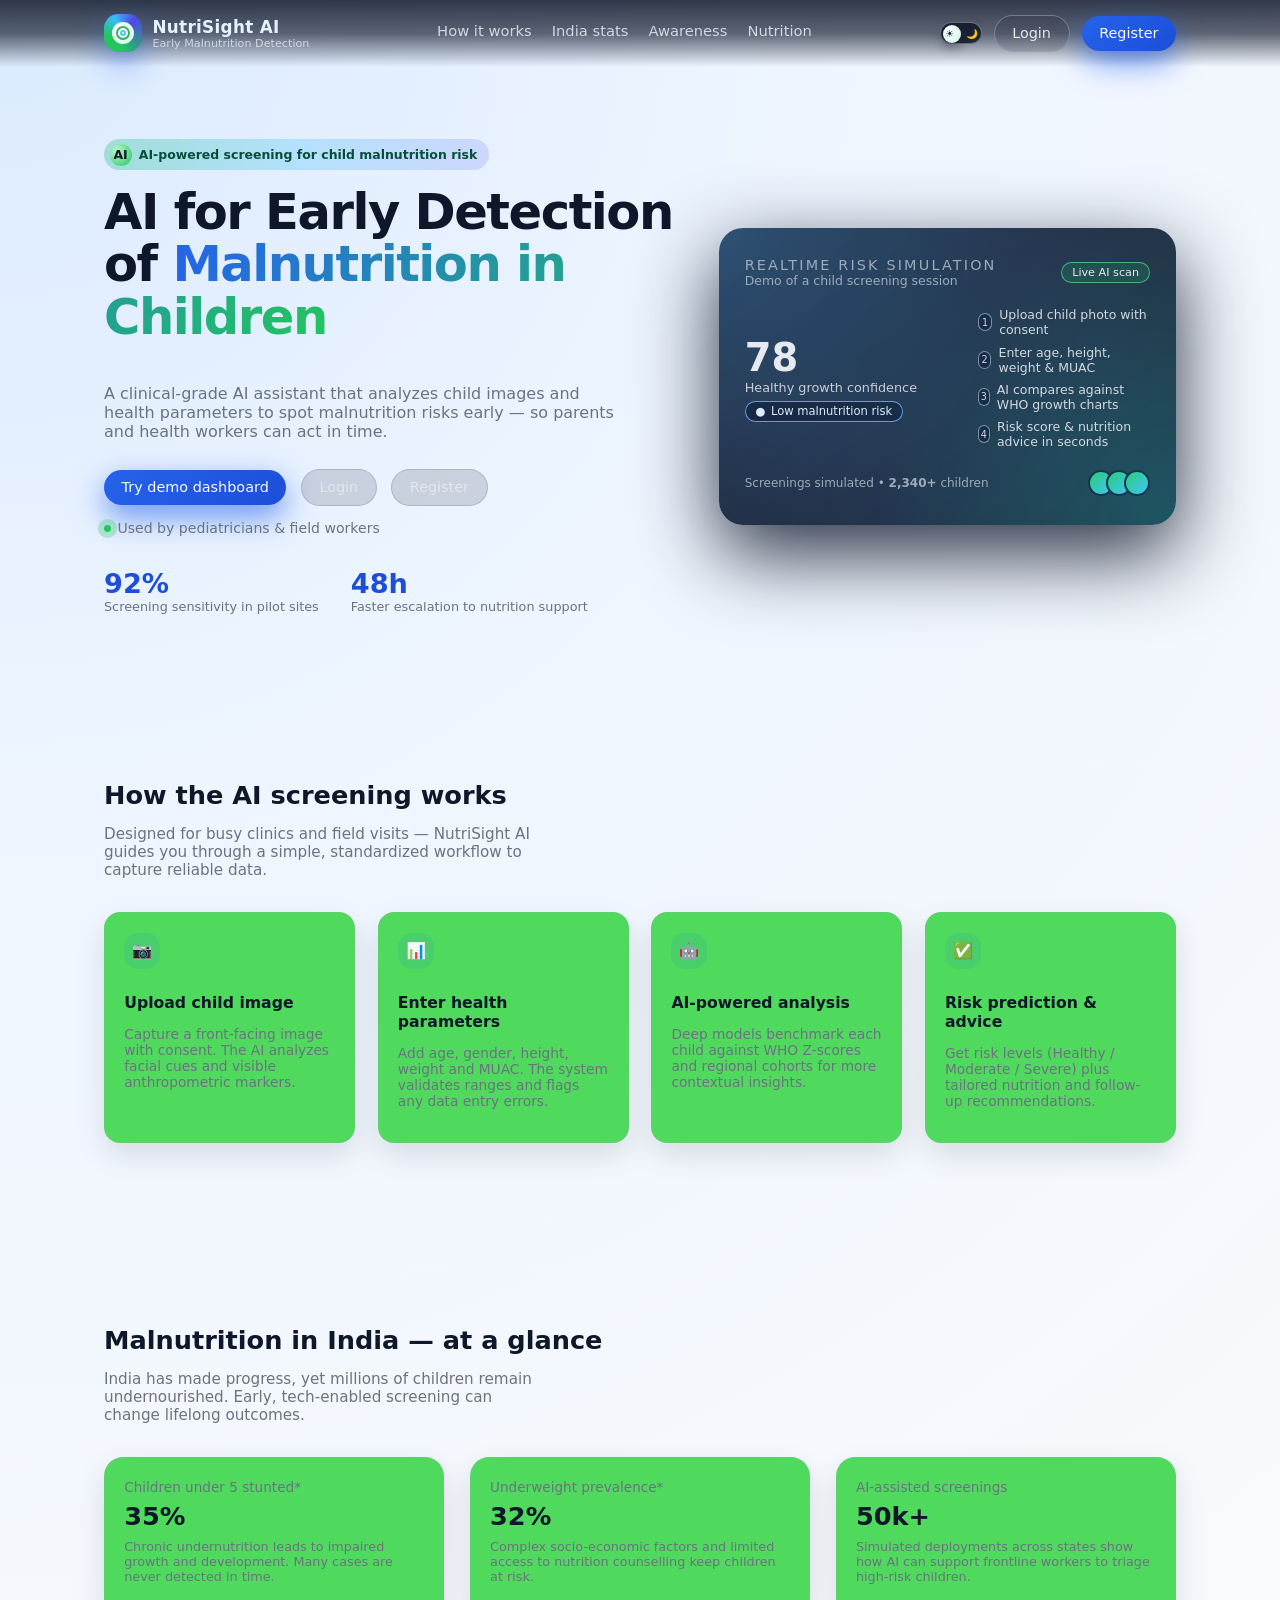
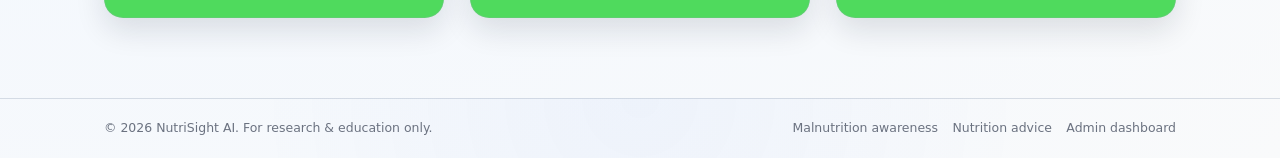
<file: index.html>
<!DOCTYPE html>
<html lang="en" data-theme="light">
  <head>
    <meta charset="UTF-8" />
    <meta name="viewport" content="width=device-width, initial-scale=1.0" />
    <title>AI for Early Detection of Malnutrition in Children</title>
    <link rel="stylesheet" href="styles.css" />
  </head>
  <body data-theme="light">
    <div class="page-wrapper">
      <header class="navbar">
        <div class="navbar-inner container">
          <a href="index.html" class="brand">
            <div class="brand-logo"><span></span></div>
            <div>
              <div class="brand-text-title">NutriSight AI</div>
              <div class="brand-text-subtitle">Early Malnutrition Detection</div>
            </div>
          </a>
          <nav class="nav-links">
            <a href="#how-it-works" class="nav-link">How it works</a>
            <a href="#statistics" class="nav-link">India stats</a>
            <a href="awareness.html" class="nav-link">Awareness</a>
            <a href="nutrition.html" class="nav-link">Nutrition</a>
          </nav>
          <div class="nav-actions">
            <div class="theme-toggle" aria-label="Toggle theme" role="button">
              <span class="theme-toggle-icon">☀</span>
              <span class="theme-toggle-icon">🌙</span>
              <span class="theme-toggle-knob"></span>
            </div>
            <a href="login.html" class="btn btn-outline">Login</a>
            <a href="register.html" class="btn btn-primary">Register</a>
            <button class="nav-toggle" aria-label="Open navigation">
              ☰
            </button>
          </div>
        </div>
        <div class="mobile-menu">
          <div class="mobile-nav-links">
            <a href="#how-it-works" class="mobile-nav-link">How it works</a>
            <a href="#statistics" class="mobile-nav-link">India stats</a>
            <a href="awareness.html" class="mobile-nav-link">Awareness</a>
            <a href="nutrition.html" class="mobile-nav-link">Nutrition</a>
            <a href="login.html" class="mobile-nav-link">Login</a>
            <a href="register.html" class="mobile-nav-link">Register</a>
          </div>
        </div>
      </header>

      <main>
        <section class="hero">
          <div class="container hero-layout">
            <div data-animate="fade-up">
              <div class="hero-kicker">
                <span class="hero-kicker-pill">AI</span>
                AI-powered screening for child malnutrition risk
              </div>
              <h1 class="hero-title">
                AI for Early Detection of
                <span>Malnutrition in Children</span>
              </h1>
              <p class="hero-subtitle">
                A clinical-grade AI assistant that analyzes child images and health parameters to
                spot malnutrition risks early — so parents and health workers can act in time.
              </p>

              <div class="hero-actions">
                <a href="dashboard.html" class="btn btn-primary">Try demo dashboard</a>
                <a href="login.html" class="btn btn-outline">Login</a>
                <a href="register.html" class="btn btn-outline">Register</a>
                <div class="hero-secondary-action">
                  <span class="hero-secondary-dot"></span>
                  <span>Used by pediatricians &amp; field workers</span>
                </div>
              </div>

              <div class="hero-metrics">
                <div>
                  <div class="metric-highlight">92%</div>
                  <div>Screening sensitivity in pilot sites</div>
                </div>
                <div>
                  <div class="metric-highlight">48h</div>
                  <div>Faster escalation to nutrition support</div>
                </div>
              </div>
            </div>

            <div data-animate="fade-up">
              <div class="hero-card">
                <div class="hero-card-orbit"></div>
                <div class="hero-card-header">
                  <div>
                    <div class="hero-card-title">Realtime risk simulation</div>
                    <div style="font-size: 0.78rem; color: #9ca3af">
                      Demo of a child screening session
                    </div>
                  </div>
                  <span class="hero-card-badge">Live AI scan</span>
                </div>
                <div class="hero-card-main">
                  <div>
                    <div class="ai-score">78</div>
                    <div class="ai-score-label">Healthy growth confidence</div>
                    <div class="ai-score-pill">
                      <span>●</span>
                      <span>Low malnutrition risk</span>
                    </div>
                  </div>
                  <div class="hero-card-steps">
                    <div class="hero-step">
                      <span class="hero-step-bullet">1</span>
                      Upload child photo with consent
                    </div>
                    <div class="hero-step">
                      <span class="hero-step-bullet">2</span>
                      Enter age, height, weight &amp; MUAC
                    </div>
                    <div class="hero-step">
                      <span class="hero-step-bullet">3</span>
                      AI compares against WHO growth charts
                    </div>
                    <div class="hero-step">
                      <span class="hero-step-bullet">4</span>
                      Risk score &amp; nutrition advice in seconds
                    </div>
                  </div>
                </div>
                <div class="hero-card-footer">
                  <div>
                    Screenings simulated •
                    <strong>2,340+</strong> children
                  </div>
                  <div class="hero-card-avatars">
                    <span class="hero-card-avatar"></span>
                    <span class="hero-card-avatar"></span>
                    <span class="hero-card-avatar"></span>
                  </div>
                </div>
              </div>
            </div>
          </div>
        </section>

        <section id="how-it-works" class="section">
          <div class="container">
            <div data-animate="fade-up">
              <h2 class="section-title">How the AI screening works</h2>
              <p class="section-subtitle">
                Designed for busy clinics and field visits — NutriSight AI guides you through a
                simple, standardized workflow to capture reliable data.
              </p>
            </div>

            <div class="process-grid">
              <article class="process-card" data-animate="fade-up">
                <div class="process-icon">📷</div>
                <h3 class="process-title">Upload child image</h3>
                <p class="process-text">
                  Capture a front-facing image with consent. The AI analyzes facial cues and visible
                  anthropometric markers.
                </p>
              </article>
              <article class="process-card" data-animate="fade-up">
                <div class="process-icon">📊</div>
                <h3 class="process-title">Enter health parameters</h3>
                <p class="process-text">
                  Add age, gender, height, weight and MUAC. The system validates ranges and flags
                  any data entry errors.
                </p>
              </article>
              <article class="process-card" data-animate="fade-up">
                <div class="process-icon">🤖</div>
                <h3 class="process-title">AI-powered analysis</h3>
                <p class="process-text">
                  Deep models benchmark each child against WHO Z-scores and regional cohorts for
                  more contextual insights.
                </p>
              </article>
              <article class="process-card" data-animate="fade-up">
                <div class="process-icon">✅</div>
                <h3 class="process-title">Risk prediction &amp; advice</h3>
                <p class="process-text">
                  Get risk levels (Healthy / Moderate / Severe) plus tailored nutrition and follow-up
                  recommendations.
                </p>
              </article>
            </div>
          </div>
        </section>

        <section id="statistics" class="section">
          <div class="container">
            <div data-animate="fade-up">
              <h2 class="section-title">Malnutrition in India — at a glance</h2>
              <p class="section-subtitle">
                India has made progress, yet millions of children remain undernourished. Early,
                tech-enabled screening can change lifelong outcomes.
              </p>
            </div>

            <div class="stats-grid">
              <article class="stat-card" data-animate="fade-up">
                <div class="stat-label">Children under 5 stunted*</div>
                <div class="stat-value">35%</div>
                <p class="stat-footnote">
                  Chronic undernutrition leads to impaired growth and development. Many cases are
                  never detected in time.
                </p>
              </article>
              <article class="stat-card" data-animate="fade-up">
                <div class="stat-label">Underweight prevalence*</div>
                <div class="stat-value">32%</div>
                <p class="stat-footnote">
                  Complex socio-economic factors and limited access to nutrition counselling keep
                  children at risk.
                </p>
              </article>
              <article class="stat-card" data-animate="fade-up">
                <div class="stat-label">AI-assisted screenings</div>
                <div class="stat-value">50k+</div>
                <p class="stat-footnote">
                  Simulated deployments across states show how AI can support frontline workers to
                  triage high-risk children.
                </p>
              </article>
            </div>
          </div>
        </section>
      </main>

      <footer class="footer">
        <div class="container footer-inner">
          <div>© 2026 NutriSight AI. For research &amp; education only.</div>
          <div class="footer-links">
            <a href="awareness.html" class="footer-link">Malnutrition awareness</a>
            <a href="nutrition.html" class="footer-link">Nutrition advice</a>
            <a href="admin.html" class="footer-link">Admin dashboard</a>
          </div>
        </div>
      </footer>
    </div>

    <script src="main.js"></script>
  </body>
</html>
</file>
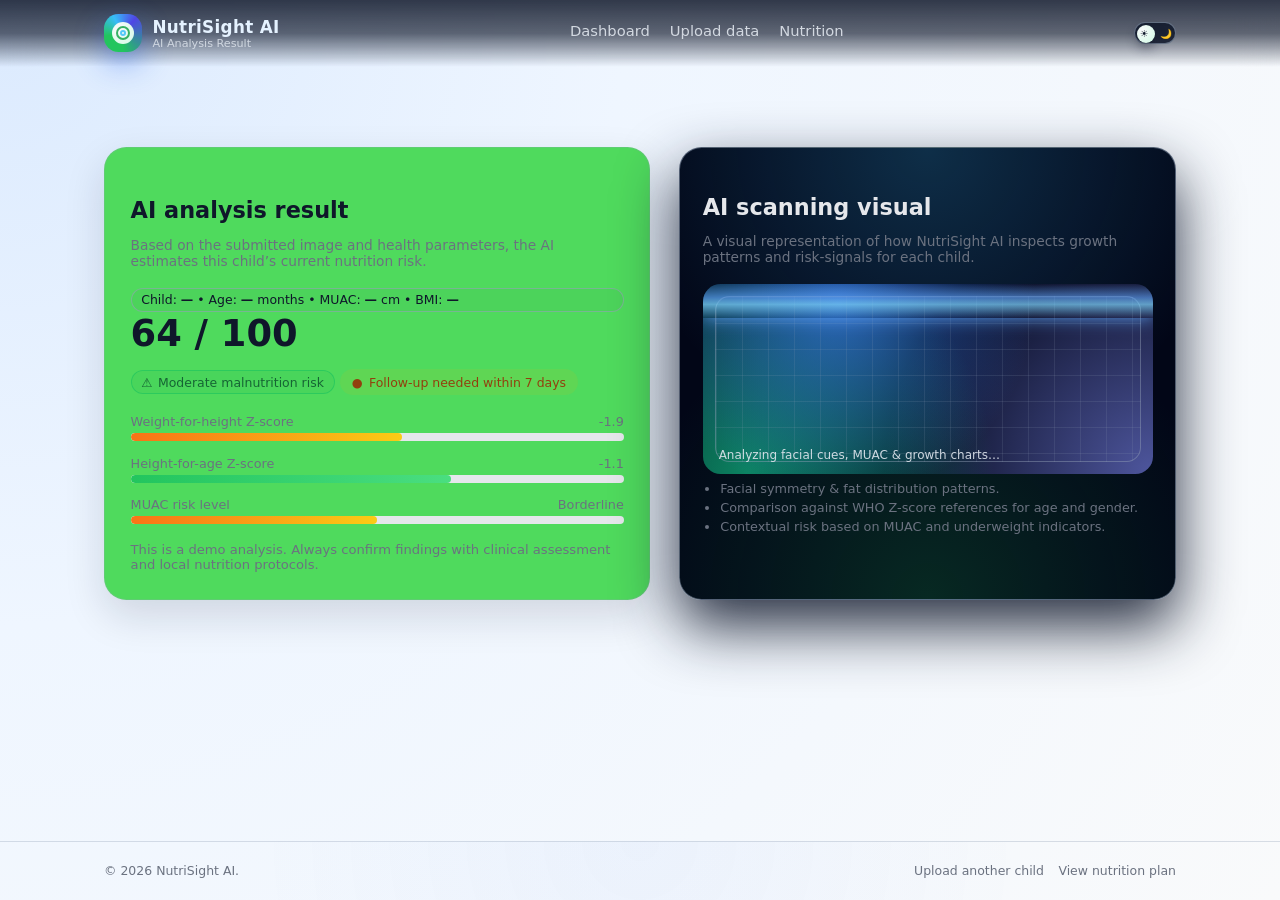
<file: analysis.html>
<!DOCTYPE html>
<html lang="en" data-theme="light">
  <head>
    <meta charset="UTF-8" />
    <meta name="viewport" content="width=device-width, initial-scale=1.0" />
    <title>AI Analysis Result • NutriSight AI</title>
    <link rel="stylesheet" href="styles.css" />
  </head>
  <body data-theme="light">
    <div class="page-wrapper">
      <header class="navbar">
        <div class="navbar-inner container">
          <a href="index.html" class="brand">
            <div class="brand-logo"><span></span></div>
            <div>
              <div class="brand-text-title">NutriSight AI</div>
              <div class="brand-text-subtitle">AI Analysis Result</div>
            </div>
          </a>
          <nav class="nav-links">
            <a href="dashboard.html" class="nav-link">Dashboard</a>
            <a href="upload.html" class="nav-link">Upload data</a>
            <a href="nutrition.html" class="nav-link">Nutrition</a>
          </nav>
          <div class="nav-actions">
            <div class="theme-toggle" aria-label="Toggle theme" role="button">
              <span class="theme-toggle-icon">☀</span>
              <span class="theme-toggle-icon">🌙</span>
              <span class="theme-toggle-knob"></span>
            </div>
            <button class="nav-toggle" aria-label="Open navigation">
              ☰
            </button>
          </div>
        </div>
        <div class="mobile-menu">
          <div class="mobile-nav-links">
            <a href="dashboard.html" class="mobile-nav-link">Dashboard</a>
            <a href="upload.html" class="mobile-nav-link">Upload data</a>
            <a href="nutrition.html" class="mobile-nav-link">Nutrition</a>
          </div>
        </div>
      </header>

      <main>
        <section class="section">
          <div class="container analysis-layout" data-analysis data-risk="moderate">
            <section class="score-card" data-animate="fade-up">
              <header class="card-header">
                <h1 class="card-title">AI analysis result</h1>
                <p class="card-subtitle">
                  Based on the submitted image and health parameters, the AI estimates this child’s
                  current nutrition risk.
                </p>
              </header>

              <div>
                <div class="badge" id="childSummary">
                  Child:
                  <strong id="childNameOut">—</strong>
                  • Age:
                  <strong id="childAgeOut">—</strong>
                  months • MUAC:
                  <strong id="childMuacOut">—</strong>
                  cm • BMI:
                  <strong id="childBmiOut">—</strong>
                </div>

                <div class="score-value" id="scoreValue">64 / 100</div>
                <div class="score-chip">
                  <span>⚠</span>
                  <span id="riskLabel">Moderate malnutrition risk</span>
                </div>

                <div class="risk-pill moderate">
                  <span>●</span>
                  <span id="riskFollowup">Follow-up needed within 7 days</span>
                </div>
              </div>

              <div class="progress-group">
                <div class="progress-row">
                  <div class="progress-label">
                    <span>Weight-for-height Z-score</span>
                    <span>-1.9</span>
                  </div>
                  <div class="progress-bar">
                    <div class="progress-fill warning" data-progress="weight"></div>
                  </div>
                </div>
                <div class="progress-row">
                  <div class="progress-label">
                    <span>Height-for-age Z-score</span>
                    <span>-1.1</span>
                  </div>
                  <div class="progress-bar">
                    <div class="progress-fill" data-progress="height"></div>
                  </div>
                </div>
                <div class="progress-row">
                  <div class="progress-label">
                    <span>MUAC risk level</span>
                    <span>Borderline</span>
                  </div>
                  <div class="progress-bar">
                    <div class="progress-fill warning" data-progress="muac"></div>
                  </div>
                </div>
              </div>

              <footer class="card-footer">
                This is a demo analysis. Always confirm findings with clinical assessment and local
                nutrition protocols.
              </footer>
            </section>

            <section class="scan-card" data-animate="fade-up">
              <header class="card-header">
                <h2 class="card-title">AI scanning visual</h2>
                <p class="card-subtitle">
                  A visual representation of how NutriSight AI inspects growth patterns and
                  risk-signals for each child.
                </p>
              </header>

              <div class="scanner">
                <div class="scanner-grid"></div>
                <div class="scanner-beam"></div>
                <div class="scanner-label">Analyzing facial cues, MUAC &amp; growth charts…</div>
              </div>

              <ul class="bullet-list">
                <li>Facial symmetry &amp; fat distribution patterns.</li>
                <li>Comparison against WHO Z-score references for age and gender.</li>
                <li>Contextual risk based on MUAC and underweight indicators.</li>
              </ul>
            </section>
          </div>
        </section>
      </main>

      <footer class="footer">
        <div class="container footer-inner">
          <div>© 2026 NutriSight AI.</div>
          <div class="footer-links">
            <a href="upload.html" class="footer-link">Upload another child</a>
            <a href="nutrition.html" class="footer-link">View nutrition plan</a>
          </div>
        </div>
      </footer>
    </div>

    <script src="main.js"></script>
  </body>
</html>
</file>
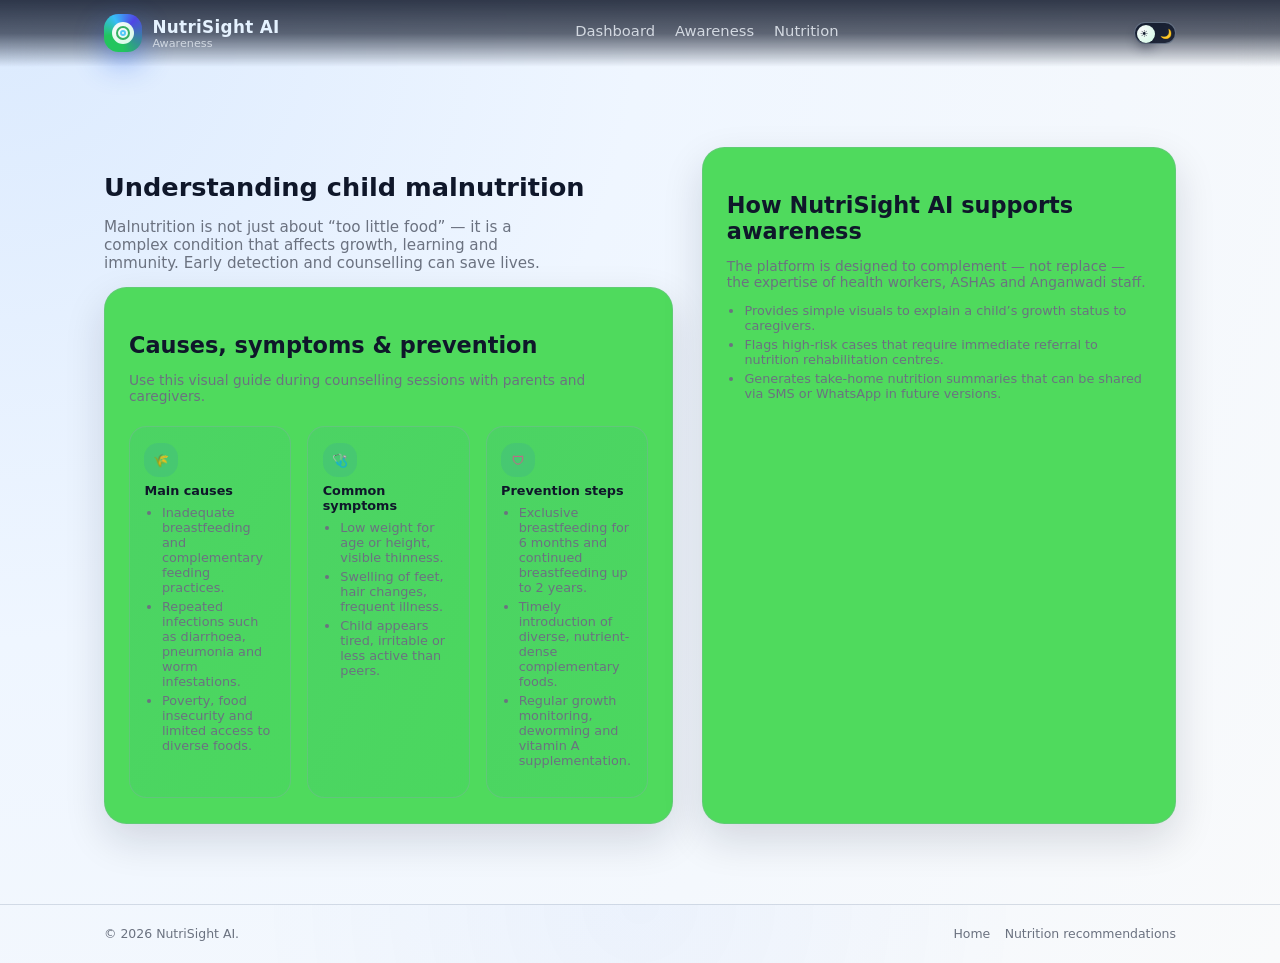
<file: awareness.html>
<!DOCTYPE html>
<html lang="en" data-theme="light">
  <head>
    <meta charset="UTF-8" />
    <meta name="viewport" content="width=device-width, initial-scale=1.0" />
    <title>Malnutrition Awareness • NutriSight AI</title>
    <link rel="stylesheet" href="styles.css" />
  </head>
  <body data-theme="light">
    <div class="page-wrapper">
      <header class="navbar">
        <div class="navbar-inner container">
          <a href="index.html" class="brand">
            <div class="brand-logo"><span></span></div>
            <div>
              <div class="brand-text-title">NutriSight AI</div>
              <div class="brand-text-subtitle">Awareness</div>
            </div>
          </a>
          <nav class="nav-links">
            <a href="dashboard.html" class="nav-link">Dashboard</a>
            <a href="awareness.html" class="nav-link">Awareness</a>
            <a href="nutrition.html" class="nav-link">Nutrition</a>
          </nav>
          <div class="nav-actions">
            <div class="theme-toggle" aria-label="Toggle theme" role="button">
              <span class="theme-toggle-icon">☀</span>
              <span class="theme-toggle-icon">🌙</span>
              <span class="theme-toggle-knob"></span>
            </div>
            <button class="nav-toggle" aria-label="Open navigation">
              ☰
            </button>
          </div>
        </div>
        <div class="mobile-menu">
          <div class="mobile-nav-links">
            <a href="dashboard.html" class="mobile-nav-link">Dashboard</a>
            <a href="awareness.html" class="mobile-nav-link">Awareness</a>
            <a href="nutrition.html" class="mobile-nav-link">Nutrition</a>
          </div>
        </div>
      </header>

      <main>
        <section class="section">
          <div class="container awareness-layout">
            <section data-animate="fade-up">
              <h1 class="section-title">Understanding child malnutrition</h1>
              <p class="section-subtitle">
                Malnutrition is not just about “too little food” — it is a complex condition that
                affects growth, learning and immunity. Early detection and counselling can save
                lives.
              </p>

              <article class="infographic-card">
                <h2 class="card-title">Causes, symptoms &amp; prevention</h2>
                <p class="card-subtitle">
                  Use this visual guide during counselling sessions with parents and caregivers.
                </p>

                <div class="infographic-icon-row">
                  <div class="info-icon-card">
                    <div class="info-icon">🌾</div>
                    <div><strong>Main causes</strong></div>
                    <ul class="bullet-list">
                      <li>Inadequate breastfeeding and complementary feeding practices.</li>
                      <li>Repeated infections such as diarrhoea, pneumonia and worm infestations.</li>
                      <li>Poverty, food insecurity and limited access to diverse foods.</li>
                    </ul>
                  </div>

                  <div class="info-icon-card">
                    <div class="info-icon">🩺</div>
                    <div><strong>Common symptoms</strong></div>
                    <ul class="bullet-list">
                      <li>Low weight for age or height, visible thinness.</li>
                      <li>Swelling of feet, hair changes, frequent illness.</li>
                      <li>Child appears tired, irritable or less active than peers.</li>
                    </ul>
                  </div>

                  <div class="info-icon-card">
                    <div class="info-icon">🛡</div>
                    <div><strong>Prevention steps</strong></div>
                    <ul class="bullet-list">
                      <li>Exclusive breastfeeding for 6 months and continued breastfeeding up to 2 years.</li>
                      <li>Timely introduction of diverse, nutrient-dense complementary foods.</li>
                      <li>Regular growth monitoring, deworming and vitamin A supplementation.</li>
                    </ul>
                  </div>
                </div>
              </article>
            </section>

            <aside class="infographic-card" data-animate="fade-up">
              <h2 class="card-title">How NutriSight AI supports awareness</h2>
              <p class="card-subtitle">
                The platform is designed to complement — not replace — the expertise of health
                workers, ASHAs and Anganwadi staff.
              </p>
              <ul class="bullet-list">
                <li>Provides simple visuals to explain a child’s growth status to caregivers.</li>
                <li>Flags high-risk cases that require immediate referral to nutrition
                  rehabilitation centres.</li>
                <li>Generates take-home nutrition summaries that can be shared via SMS or WhatsApp
                  in future versions.</li>
              </ul>
            </aside>
          </div>
        </section>
      </main>

      <footer class="footer">
        <div class="container footer-inner">
          <div>© 2026 NutriSight AI.</div>
          <div class="footer-links">
            <a href="index.html" class="footer-link">Home</a>
            <a href="nutrition.html" class="footer-link">Nutrition recommendations</a>
          </div>
        </div>
      </footer>
    </div>

    <script src="main.js"></script>
  </body>
</html>
</file>
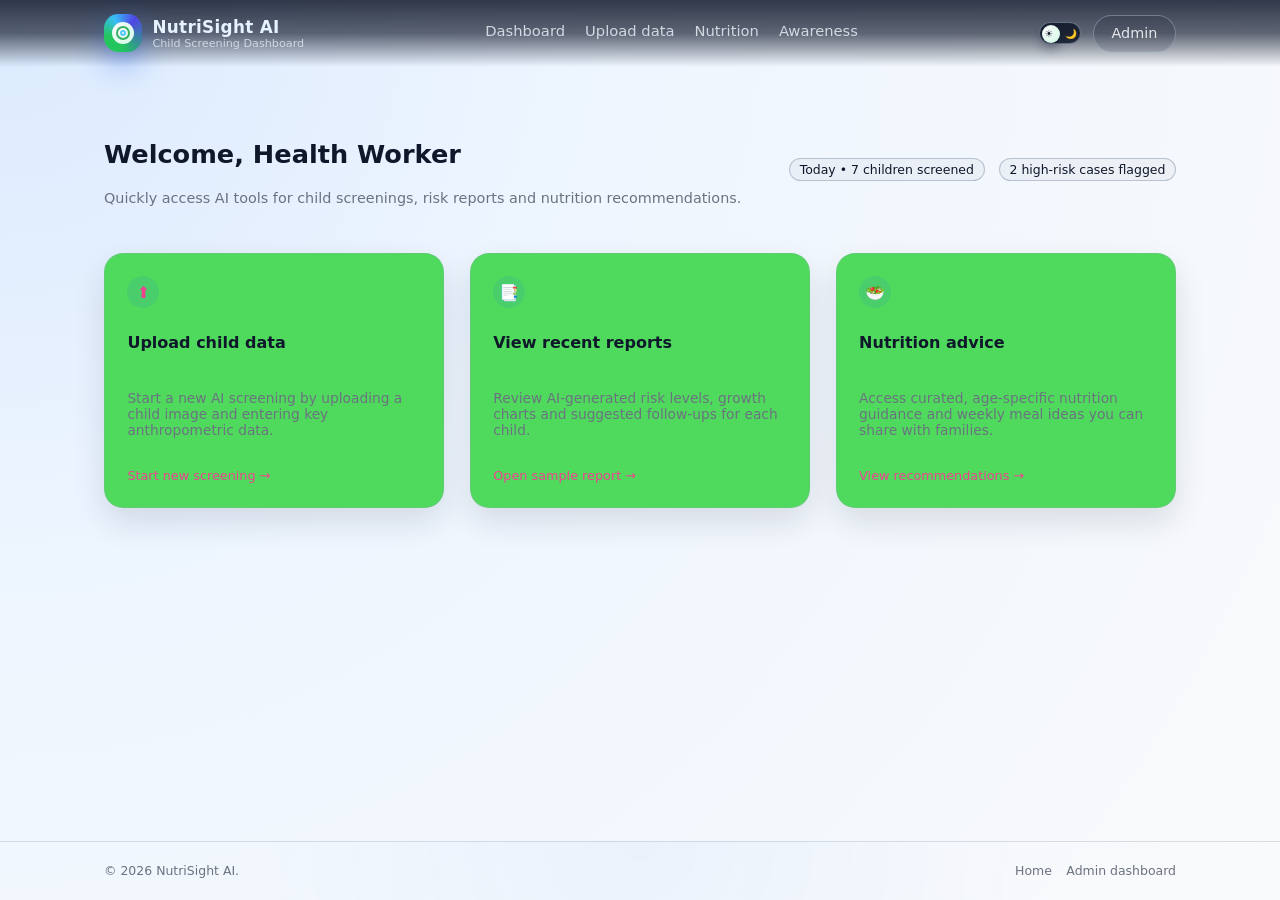
<file: dashboard.html>
<!DOCTYPE html>
<html lang="en" data-theme="light">
  <head>
    <meta charset="UTF-8" />
    <meta name="viewport" content="width=device-width, initial-scale=1.0" />
    <title>Dashboard • NutriSight AI</title>
    <link rel="stylesheet" href="styles.css" />
  </head>
  <body data-theme="light">
    <div class="page-wrapper">
      <header class="navbar">
        <div class="navbar-inner container">
          <a href="index.html" class="brand">
            <div class="brand-logo"><span></span></div>
            <div>
              <div class="brand-text-title">NutriSight AI</div>
              <div class="brand-text-subtitle">Child Screening Dashboard</div>
            </div>
          </a>
          <nav class="nav-links">
            <a href="dashboard.html" class="nav-link">Dashboard</a>
            <a href="upload.html" class="nav-link">Upload data</a>
            <a href="nutrition.html" class="nav-link">Nutrition</a>
            <a href="awareness.html" class="nav-link">Awareness</a>
          </nav>
          <div class="nav-actions">
            <div class="theme-toggle" aria-label="Toggle theme" role="button">
              <span class="theme-toggle-icon">☀</span>
              <span class="theme-toggle-icon">🌙</span>
              <span class="theme-toggle-knob"></span>
            </div>
            <a href="admin.html" class="btn btn-outline">Admin</a>
            <button class="nav-toggle" aria-label="Open navigation">
              ☰
            </button>
          </div>
        </div>
        <div class="mobile-menu">
          <div class="mobile-nav-links">
            <a href="dashboard.html" class="mobile-nav-link">Dashboard</a>
            <a href="upload.html" class="mobile-nav-link">Upload data</a>
            <a href="nutrition.html" class="mobile-nav-link">Nutrition</a>
            <a href="awareness.html" class="mobile-nav-link">Awareness</a>
            <a href="admin.html" class="mobile-nav-link">Admin</a>
          </div>
        </div>
      </header>

      <main>
        <section class="dashboard-section">
          <div class="container">
            <header class="dashboard-header" data-animate="fade-up">
              <div>
                <h1 class="dashboard-title">Welcome, Health Worker</h1>
                <p class="dashboard-subtitle">
                  Quickly access AI tools for child screenings, risk reports and nutrition
                  recommendations.
                </p>
              </div>
              <div class="dashboard-meta">
                <span class="badge">Today • 7 children screened</span>
                <span class="badge">2 high-risk cases flagged</span>
              </div>
            </header>

            <section class="dashboard-cards">
              <article class="dashboard-card" data-animate="fade-up">
                <div class="dashboard-card-icon">⬆</div>
                <h2 class="dashboard-card-title">Upload child data</h2>
                <p class="dashboard-card-text">
                  Start a new AI screening by uploading a child image and entering key anthropometric
                  data.
                </p>
                <div class="dashboard-card-footer">
                  <a href="upload.html" class="link">Start new screening →</a>
                </div>
              </article>

              <article class="dashboard-card" data-animate="fade-up">
                <div class="dashboard-card-icon">📑</div>
                <h2 class="dashboard-card-title">View recent reports</h2>
                <p class="dashboard-card-text">
                  Review AI-generated risk levels, growth charts and suggested follow-ups for each
                  child.
                </p>
                <div class="dashboard-card-footer">
                  <a href="analysis.html" class="link">Open sample report →</a>
                </div>
              </article>

              <article class="dashboard-card" data-animate="fade-up">
                <div class="dashboard-card-icon">🥗</div>
                <h2 class="dashboard-card-title">Nutrition advice</h2>
                <p class="dashboard-card-text">
                  Access curated, age-specific nutrition guidance and weekly meal ideas you can
                  share with families.
                </p>
                <div class="dashboard-card-footer">
                  <a href="nutrition.html" class="link">View recommendations →</a>
                </div>
              </article>
            </section>
          </div>
        </section>
      </main>

      <footer class="footer">
        <div class="container footer-inner">
          <div>© 2026 NutriSight AI.</div>
          <div class="footer-links">
            <a href="index.html" class="footer-link">Home</a>
            <a href="admin.html" class="footer-link">Admin dashboard</a>
          </div>
        </div>
      </footer>
    </div>

    <script src="main.js"></script>
  </body>
</html>
</file>
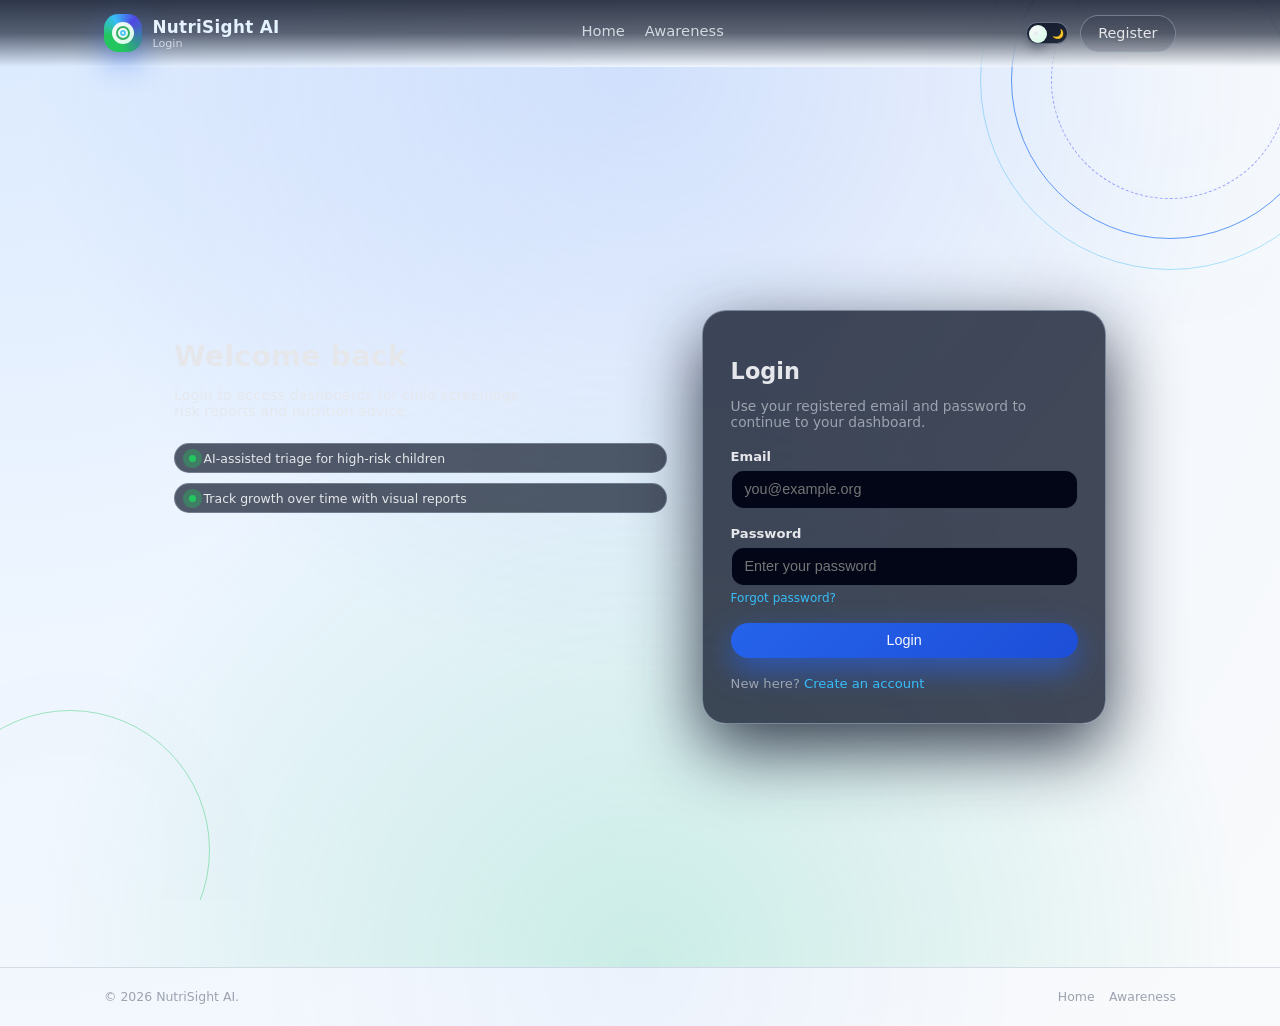
<file: login.html>
<!DOCTYPE html>
<html lang="en" data-theme="dark">
  <head>
    <meta charset="UTF-8" />
    <meta name="viewport" content="width=device-width, initial-scale=1.0" />
    <title>Login • NutriSight AI</title>
    <link rel="stylesheet" href="styles.css" />
  </head>
  <body data-theme="dark">
    <div class="login-background-orbits">
      <div class="login-orbit"></div>
      <div class="login-orbit-secondary"></div>
    </div>

    <div class="page-wrapper">
      <header class="navbar">
        <div class="navbar-inner container">
          <a href="index.html" class="brand">
            <div class="brand-logo"><span></span></div>
            <div>
              <div class="brand-text-title">NutriSight AI</div>
              <div class="brand-text-subtitle">Login</div>
            </div>
          </a>
          <nav class="nav-links">
            <a href="index.html" class="nav-link">Home</a>
            <a href="awareness.html" class="nav-link">Awareness</a>
          </nav>
          <div class="nav-actions">
            <div class="theme-toggle" aria-label="Toggle theme" role="button">
              <span class="theme-toggle-icon">☀</span>
              <span class="theme-toggle-icon">🌙</span>
              <span class="theme-toggle-knob"></span>
            </div>
            <a href="register.html" class="btn btn-outline">Register</a>
            <button class="nav-toggle" aria-label="Open navigation">
              ☰
            </button>
          </div>
        </div>
        <div class="mobile-menu">
          <div class="mobile-nav-links">
            <a href="index.html" class="mobile-nav-link">Home</a>
            <a href="awareness.html" class="mobile-nav-link">Awareness</a>
            <a href="register.html" class="mobile-nav-link">Register</a>
          </div>
        </div>
      </header>

      <main>
        <section class="auth-page">
          <div class="auth-wrapper container" data-animate="fade-up">
            <section class="auth-copy">
              <h1 class="auth-copy-title">Welcome back</h1>
              <p class="auth-copy-subtitle">
                Login to access dashboards for child screenings, risk reports and nutrition advice.
              </p>
              <div class="auth-pills">
                <div class="auth-pill">
                  <span class="auth-pill-dot"></span>
                  AI-assisted triage for high-risk children
                </div>
                <div class="auth-pill">
                  <span class="auth-pill-dot"></span>
                  Track growth over time with visual reports
                </div>
              </div>
            </section>

            <section class="glass-card">
              <header class="card-header">
                <h2 class="card-title">Login</h2>
                <p class="card-subtitle">
                  Use your registered email and password to continue to your dashboard.
                </p>
              </header>

              <form id="loginForm" novalidate>
                <div class="form-grid">
                  <div class="form-group">
                    <label class="form-label" for="login-email">Email</label>
                    <input
                      id="login-email"
                      name="email"
                      type="email"
                      class="form-control"
                      placeholder="you@example.org"
                      required
                    />
                  </div>
                  <div class="form-group">
                    <label class="form-label" for="login-password">Password</label>
                    <input
                      id="login-password"
                      name="password"
                      type="password"
                      class="form-control"
                      placeholder="Enter your password"
                      required
                    />
                    <div class="form-hint">
                      <a href="#" class="link">Forgot password?</a>
                    </div>
                  </div>
                  <button type="submit" class="btn btn-primary">Login</button>
                </div>

                <footer class="card-footer">
                  New here?
                  <a href="register.html" class="link">Create an account</a>
                </footer>
              </form>
            </section>
          </div>
        </section>
      </main>

      <footer class="footer">
        <div class="container footer-inner">
          <div>© 2026 NutriSight AI.</div>
          <div class="footer-links">
            <a href="index.html" class="footer-link">Home</a>
            <a href="awareness.html" class="footer-link">Awareness</a>
          </div>
        </div>
      </footer>
    </div>

    <script src="main.js"></script>
  </body>
</html>
</file>
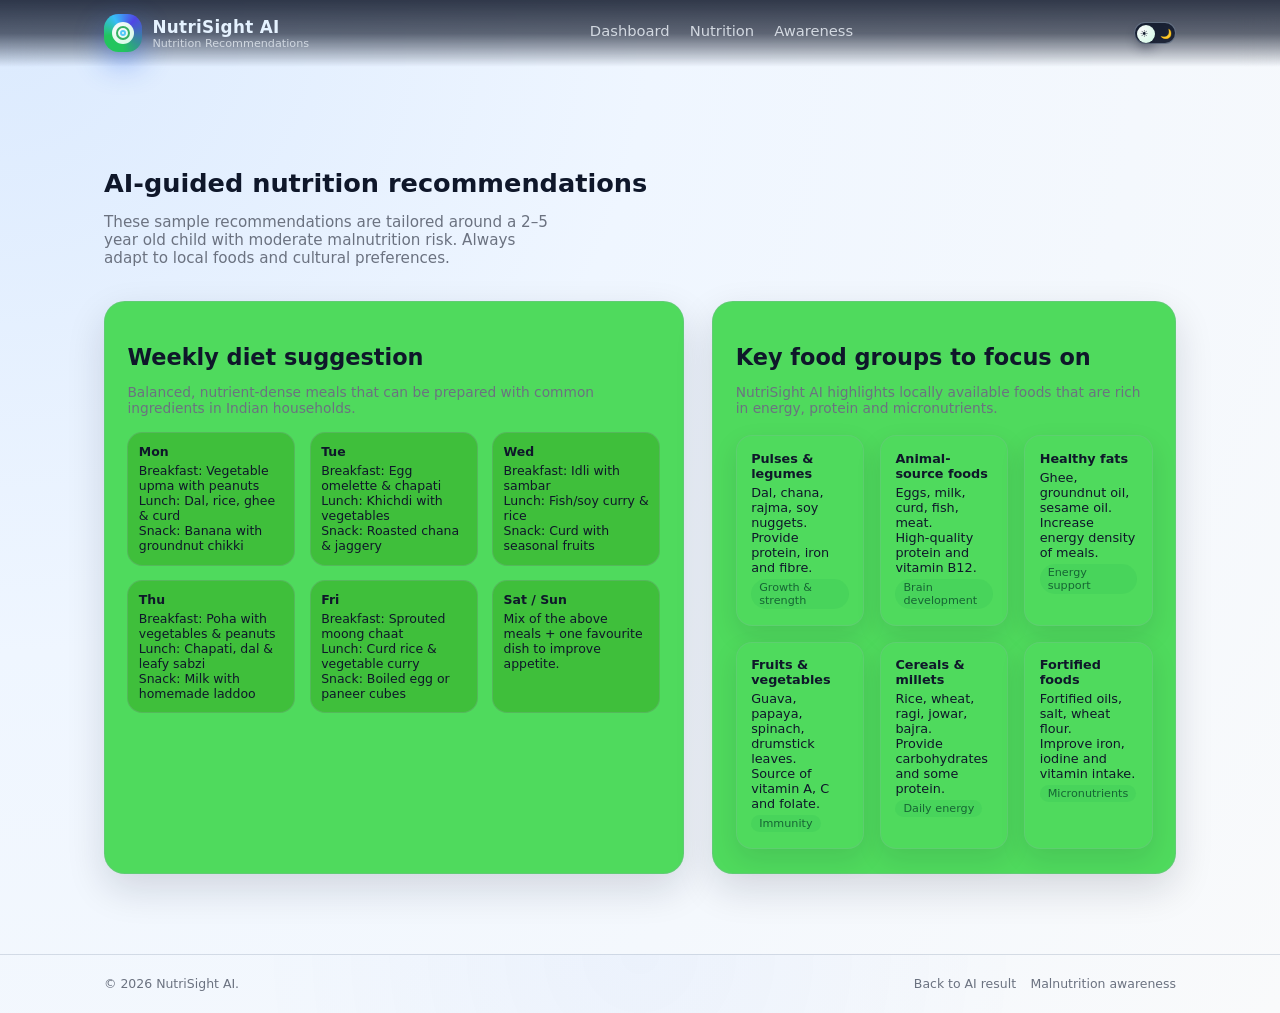
<file: nutrition.html>
<!DOCTYPE html>
<html lang="en" data-theme="light">
  <head>
    <meta charset="UTF-8" />
    <meta name="viewport" content="width=device-width, initial-scale=1.0" />
    <title>Nutrition Recommendations • NutriSight AI</title>
    <link rel="stylesheet" href="styles.css" />
  </head>
  <body data-theme="light">
    <div class="page-wrapper">
      <header class="navbar">
        <div class="navbar-inner container">
          <a href="index.html" class="brand">
            <div class="brand-logo"><span></span></div>
            <div>
              <div class="brand-text-title">NutriSight AI</div>
              <div class="brand-text-subtitle">Nutrition Recommendations</div>
            </div>
          </a>
          <nav class="nav-links">
            <a href="dashboard.html" class="nav-link">Dashboard</a>
            <a href="nutrition.html" class="nav-link">Nutrition</a>
            <a href="awareness.html" class="nav-link">Awareness</a>
          </nav>
          <div class="nav-actions">
            <div class="theme-toggle" aria-label="Toggle theme" role="button">
              <span class="theme-toggle-icon">☀</span>
              <span class="theme-toggle-icon">🌙</span>
              <span class="theme-toggle-knob"></span>
            </div>
            <button class="nav-toggle" aria-label="Open navigation">
              ☰
            </button>
          </div>
        </div>
        <div class="mobile-menu">
          <div class="mobile-nav-links">
            <a href="dashboard.html" class="mobile-nav-link">Dashboard</a>
            <a href="nutrition.html" class="mobile-nav-link">Nutrition</a>
            <a href="awareness.html" class="mobile-nav-link">Awareness</a>
          </div>
        </div>
      </header>

      <main>
        <section class="section">
          <div class="container">
            <header data-animate="fade-up">
              <h1 class="section-title">AI-guided nutrition recommendations</h1>
              <p class="section-subtitle">
                These sample recommendations are tailored around a 2–5 year old child with moderate
                malnutrition risk. Always adapt to local foods and cultural preferences.
              </p>
            </header>

            <section class="nutrition-grid">
              <article class="diet-card" data-animate="fade-up">
                <h2 class="card-title">Weekly diet suggestion</h2>
                <p class="card-subtitle">
                  Balanced, nutrient-dense meals that can be prepared with common ingredients in
                  Indian households.
                </p>

                <div class="diet-week-grid">
                  <div class="diet-day">
                    <div class="diet-day-title">Mon</div>
                    <div>Breakfast: Vegetable upma with peanuts</div>
                    <div>Lunch: Dal, rice, ghee &amp; curd</div>
                    <div>Snack: Banana with groundnut chikki</div>
                  </div>
                  <div class="diet-day">
                    <div class="diet-day-title">Tue</div>
                    <div>Breakfast: Egg omelette &amp; chapati</div>
                    <div>Lunch: Khichdi with vegetables</div>
                    <div>Snack: Roasted chana &amp; jaggery</div>
                  </div>
                  <div class="diet-day">
                    <div class="diet-day-title">Wed</div>
                    <div>Breakfast: Idli with sambar</div>
                    <div>Lunch: Fish/soy curry &amp; rice</div>
                    <div>Snack: Curd with seasonal fruits</div>
                  </div>
                  <div class="diet-day">
                    <div class="diet-day-title">Thu</div>
                    <div>Breakfast: Poha with vegetables &amp; peanuts</div>
                    <div>Lunch: Chapati, dal &amp; leafy sabzi</div>
                    <div>Snack: Milk with homemade laddoo</div>
                  </div>
                  <div class="diet-day">
                    <div class="diet-day-title">Fri</div>
                    <div>Breakfast: Sprouted moong chaat</div>
                    <div>Lunch: Curd rice &amp; vegetable curry</div>
                    <div>Snack: Boiled egg or paneer cubes</div>
                  </div>
                  <div class="diet-day">
                    <div class="diet-day-title">Sat / Sun</div>
                    <div>Mix of the above meals + one favourite dish to improve appetite.</div>
                  </div>
                </div>
              </article>

              <aside class="diet-card" data-animate="fade-up">
                <h2 class="card-title">Key food groups to focus on</h2>
                <p class="card-subtitle">
                  NutriSight AI highlights locally available foods that are rich in energy, protein
                  and micronutrients.
                </p>

                <div class="food-grid">
                  <div class="food-card">
                    <div class="food-name">Pulses &amp; legumes</div>
                    <div>Dal, chana, rajma, soy nuggets.</div>
                    <div>Provide protein, iron and fibre.</div>
                    <div class="food-tag">Growth &amp; strength</div>
                  </div>
                  <div class="food-card">
                    <div class="food-name">Animal-source foods</div>
                    <div>Eggs, milk, curd, fish, meat.</div>
                    <div>High-quality protein and vitamin B12.</div>
                    <div class="food-tag">Brain development</div>
                  </div>
                  <div class="food-card">
                    <div class="food-name">Healthy fats</div>
                    <div>Ghee, groundnut oil, sesame oil.</div>
                    <div>Increase energy density of meals.</div>
                    <div class="food-tag">Energy support</div>
                  </div>
                  <div class="food-card">
                    <div class="food-name">Fruits &amp; vegetables</div>
                    <div>Guava, papaya, spinach, drumstick leaves.</div>
                    <div>Source of vitamin A, C and folate.</div>
                    <div class="food-tag">Immunity</div>
                  </div>
                  <div class="food-card">
                    <div class="food-name">Cereals &amp; millets</div>
                    <div>Rice, wheat, ragi, jowar, bajra.</div>
                    <div>Provide carbohydrates and some protein.</div>
                    <div class="food-tag">Daily energy</div>
                  </div>
                  <div class="food-card">
                    <div class="food-name">Fortified foods</div>
                    <div>Fortified oils, salt, wheat flour.</div>
                    <div>Improve iron, iodine and vitamin intake.</div>
                    <div class="food-tag">Micronutrients</div>
                  </div>
                </div>
              </aside>
            </section>
          </div>
        </section>
      </main>

      <footer class="footer">
        <div class="container footer-inner">
          <div>© 2026 NutriSight AI.</div>
          <div class="footer-links">
            <a href="analysis.html" class="footer-link">Back to AI result</a>
            <a href="awareness.html" class="footer-link">Malnutrition awareness</a>
          </div>
        </div>
      </footer>
    </div>

    <script src="main.js"></script>
  </body>
</html>
</file>
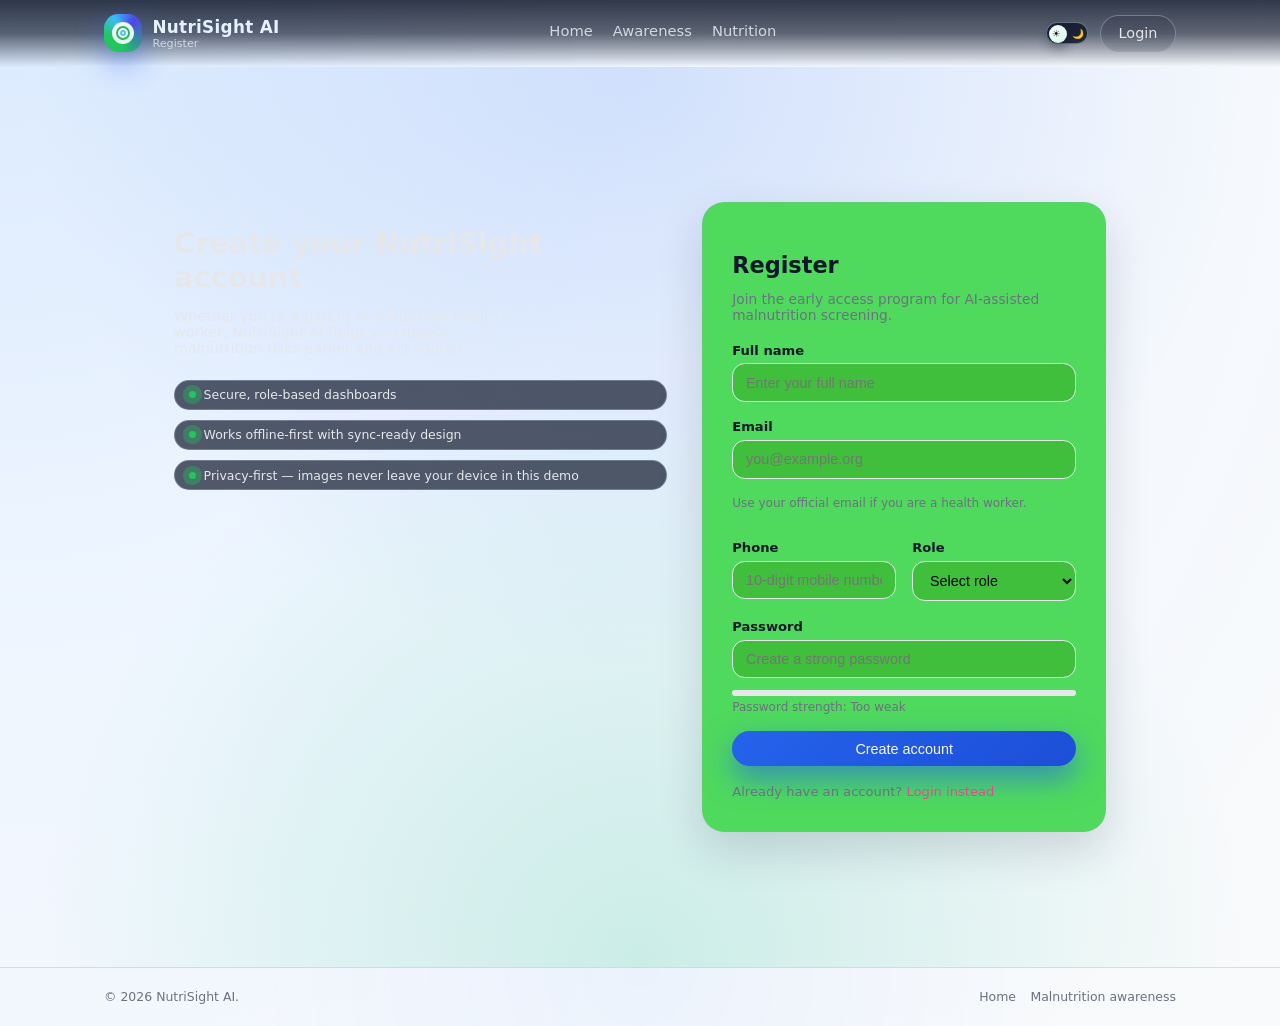
<file: register.html>
<!DOCTYPE html>
<html lang="en" data-theme="light">
  <head>
    <meta charset="UTF-8" />
    <meta name="viewport" content="width=device-width, initial-scale=1.0" />
    <title>Register • NutriSight AI</title>
    <link rel="stylesheet" href="styles.css" />
  </head>
  <body data-theme="light">
    <div class="page-wrapper">
      <header class="navbar">
        <div class="navbar-inner container">
          <a href="index.html" class="brand">
            <div class="brand-logo"><span></span></div>
            <div>
              <div class="brand-text-title">NutriSight AI</div>
              <div class="brand-text-subtitle">Register</div>
            </div>
          </a>
          <nav class="nav-links">
            <a href="index.html" class="nav-link">Home</a>
            <a href="awareness.html" class="nav-link">Awareness</a>
            <a href="nutrition.html" class="nav-link">Nutrition</a>
          </nav>
          <div class="nav-actions">
            <div class="theme-toggle" aria-label="Toggle theme" role="button">
              <span class="theme-toggle-icon">☀</span>
              <span class="theme-toggle-icon">🌙</span>
              <span class="theme-toggle-knob"></span>
            </div>
            <a href="login.html" class="btn btn-outline">Login</a>
            <button class="nav-toggle" aria-label="Open navigation">
              ☰
            </button>
          </div>
        </div>
        <div class="mobile-menu">
          <div class="mobile-nav-links">
            <a href="index.html" class="mobile-nav-link">Home</a>
            <a href="awareness.html" class="mobile-nav-link">Awareness</a>
            <a href="nutrition.html" class="mobile-nav-link">Nutrition</a>
            <a href="login.html" class="mobile-nav-link">Login</a>
          </div>
        </div>
      </header>

      <main>
        <div class="auth-page">
          <div class="auth-wrapper container" data-animate="fade-up">
            <section class="auth-copy">
              <h1 class="auth-copy-title">Create your NutriSight account</h1>
              <p class="auth-copy-subtitle">
                Whether you’re a parent or a frontline health worker, NutriSight AI helps you detect
                malnutrition risks earlier and act sooner.
              </p>
              <div class="auth-pills">
                <div class="auth-pill">
                  <span class="auth-pill-dot"></span>
                  Secure, role-based dashboards
                </div>
                <div class="auth-pill">
                  <span class="auth-pill-dot"></span>
                  Works offline-first with sync-ready design
                </div>
                <div class="auth-pill">
                  <span class="auth-pill-dot"></span>
                  Privacy-first — images never leave your device in this demo
                </div>
              </div>
            </section>

            <section class="card">
              <header class="card-header">
                <h2 class="card-title">Register</h2>
                <p class="card-subtitle">
                  Join the early access program for AI-assisted malnutrition screening.
                </p>
              </header>

              <form id="registerForm" novalidate>
                <div class="form-grid">
                  <div class="form-group">
                    <label class="form-label" for="name">Full name</label>
                    <input
                      id="name"
                      name="name"
                      type="text"
                      class="form-control"
                      placeholder="Enter your full name"
                      required
                    />
                  </div>

                  <div class="form-group">
                    <label class="form-label" for="email">Email</label>
                    <input
                      id="email"
                      name="email"
                      type="email"
                      class="form-control"
                      placeholder="you@example.org"
                      required
                    />
                    <p class="form-hint">Use your official email if you are a health worker.</p>
                  </div>

                  <div class="form-row-2">
                    <div class="form-group">
                      <label class="form-label" for="phone">Phone</label>
                      <input
                        id="phone"
                        name="phone"
                        type="tel"
                        class="form-control"
                        placeholder="10-digit mobile number"
                        required
                      />
                    </div>
                    <div class="form-group">
                      <label class="form-label" for="role">Role</label>
                      <select id="role" name="role" class="form-select" required>
                        <option value="">Select role</option>
                        <option value="parent">Parent / Caregiver</option>
                        <option value="health-worker">Health worker / ASHA</option>
                        <option value="pediatrician">Pediatrician / Doctor</option>
                      </select>
                    </div>
                  </div>

                  <div class="form-group">
                    <label class="form-label" for="password">Password</label>
                    <input
                      id="password"
                      name="password"
                      type="password"
                      class="form-control"
                      placeholder="Create a strong password"
                      required
                    />
                    <div class="password-strength">
                      <div class="password-strength-bar">
                        <div class="password-strength-indicator"></div>
                      </div>
                      <div class="password-strength-label">Password strength: Too weak</div>
                    </div>
                  </div>

                  <button type="submit" class="btn btn-primary">Create account</button>
                </div>

                <footer class="card-footer">
                  Already have an account?
                  <a href="login.html" class="link">Login instead</a>
                </footer>
              </form>
            </section>
          </div>
        </div>
      </main>

      <footer class="footer">
        <div class="container footer-inner">
          <div>© 2026 NutriSight AI.</div>
          <div class="footer-links">
            <a href="index.html" class="footer-link">Home</a>
            <a href="awareness.html" class="footer-link">Malnutrition awareness</a>
          </div>
        </div>
      </footer>
    </div>

    <script src="main.js"></script>
  </body>
</html>
</file>
<file: styles.css>
/* Root theme variables */
:root {
  --bg-color:rgb(53, 183, 14);
  --bg-elevated:rgb(79, 218, 93);
  --bg-elevated-soft:rgb(63, 191, 59);
  --text-color: #0f172a;
  --muted-text: #6b7280;
  --accent-primary:rgb(241, 66, 145);
  --accent-primary-soft: rgba(37, 99, 235, 0.1);
  --accent-secondary: #10b981;
  --accent-secondary-soft: rgba(16, 185, 129, 0.1);
  --danger: #ef4444;
  --warning: #f59e0b;
  --success: #22c55e;
  --border-subtle: #e5e7eb;
  --card-shadow: 0 18px 45px rgba(15, 23, 42, 0.15);
  --glass-bg: rgba(255, 255, 255, 0.18);
  --glass-border: rgba(255, 255, 255, 0.35);
}

/* Dark theme */
[data-theme="dark"] {
  --bg-color: #020617;
  --bg-elevated: #020617;
  --bg-elevated-soft: #020617;
  --text-color: #e5e7eb;
  --muted-text: #9ca3af;
  --accent-primary: #38bdf8;
  --accent-primary-soft: rgba(56, 189, 248, 0.18);
  --accent-secondary: #22c55e;
  --accent-secondary-soft: rgba(34, 197, 94, 0.2);
  --border-subtle: rgba(148, 163, 184, 0.4);
  --card-shadow: 0 22px 55px rgba(0, 0, 0, 0.65);
  --glass-bg: rgba(15, 23, 42, 0.78);
  --glass-border: rgba(148, 163, 184, 0.7);
}

*,
*::before,
*::after {
  box-sizing: border-box;
}

html {
  scroll-behavior: smooth;
}

body {
  margin: 0;
  font-family: system-ui, -apple-system, BlinkMacSystemFont, "Segoe UI", sans-serif;
  background: radial-gradient(circle at top left, #dbeafe 0, #eff6ff 40%, #f9fafb 100%);
  color: var(--text-color);
  min-height: 100vh;
  display: flex;
  flex-direction: column;
}

body[data-theme="dark"] {
  background: radial-gradient(circle at top left, #0f172a 0, #020617 45%, #020617 100%);
}

.page-wrapper {
  min-height: 100vh;
  display: flex;
  flex-direction: column;
}

main {
  flex: 1;
}

a {
  color: inherit;
  text-decoration: none;
}

img {
  max-width: 100%;
  display: block;
}

/* Layout utilities */
.container {
  width: 100%;
  max-width: 1120px;
  margin: 0 auto;
  padding: 0 1.5rem;
}

.section {
  padding: 5rem 0;
}

.grid {
  display: grid;
  gap: 1.75rem;
}

.grid-2 {
  grid-template-columns: repeat(2, minmax(0, 1fr));
}

@media (max-width: 768px) {
  .section {
    padding: 3.5rem 0;
  }
  .grid-2 {
    grid-template-columns: minmax(0, 1fr);
  }
}

/* Navbar */
.navbar {
  position: sticky;
  top: 0;
  z-index: 50;
  backdrop-filter: blur(18px);
  background: linear-gradient(
    to bottom,
    rgba(15, 23, 42, 0.85),
    rgba(15, 23, 42, 0.65),
    transparent
  );
}

body[data-theme="dark"] .navbar {
  background: linear-gradient(
    to bottom,
    rgba(15, 23, 42, 0.94),
    rgba(15, 23, 42, 0.82),
    transparent
  );
}

.navbar-inner {
  display: flex;
  align-items: center;
  justify-content: space-between;
  padding: 0.9rem 1.5rem;
}

.brand {
  display: flex;
  align-items: center;
  gap: 0.65rem;
}

.brand-logo {
  width: 38px;
  height: 38px;
  border-radius: 0.9rem;
  background: conic-gradient(
    from 180deg at 50% 50%,
    #22c55e 0deg,
    #22c55e 80deg,
    #38bdf8 150deg,
    #4f46e5 220deg,
    #22c55e 360deg
  );
  display: flex;
  align-items: center;
  justify-content: center;
  box-shadow: 0 12px 30px rgba(37, 99, 235, 0.45);
}

.brand-logo span {
  background: radial-gradient(circle at 30% 30%, #f9fafb, #d1fae5);
  border-radius: 999px;
  width: 22px;
  height: 22px;
  display: block;
  position: relative;
}

.brand-logo span::before,
.brand-logo span::after {
  content: "";
  position: absolute;
  border-radius: 999px;
}

.brand-logo span::before {
  inset: 4px;
  border: 2px solid rgba(22, 163, 74, 0.85);
}

.brand-logo span::after {
  inset: 8px;
  border: 2px solid rgba(56, 189, 248, 0.85);
}

.brand-text-title {
  font-weight: 700;
  letter-spacing: 0.02em;
  color: #e5f2ff;
  font-size: 1.05rem;
}

.brand-text-subtitle {
  font-size: 0.7rem;
  color: rgba(226, 232, 240, 0.8);
}

.nav-links {
  display: flex;
  align-items: center;
  gap: 1.25rem;
}

.nav-link {
  font-size: 0.92rem;
  color: rgba(226, 232, 240, 0.88);
  padding-bottom: 0.2rem;
  border-bottom: 2px solid transparent;
  transition: color 0.18s ease, border-color 0.18s ease, transform 0.18s ease;
}

.nav-link:hover {
  color: #ffffff;
  border-color: rgba(59, 130, 246, 0.8);
  transform: translateY(-1px);
}

.nav-actions {
  display: flex;
  align-items: center;
  gap: 0.75rem;
}

.btn {
  border: none;
  cursor: pointer;
  font-size: 0.9rem;
  border-radius: 999px;
  padding: 0.6rem 1.1rem;
  display: inline-flex;
  align-items: center;
  justify-content: center;
  gap: 0.35rem;
  transition: all 0.2s ease;
  white-space: nowrap;
}

.btn-primary {
  background: linear-gradient(135deg, #2563eb, #1d4ed8);
  color: #f9fafb;
  box-shadow: 0 12px 30px rgba(37, 99, 235, 0.65);
}

.btn-primary:hover {
  transform: translateY(-1px) translateZ(0);
  box-shadow: 0 18px 40px rgba(37, 99, 235, 0.75);
}

.btn-outline {
  border: 1px solid rgba(148, 163, 184, 0.6);
  background: rgba(15, 23, 42, 0.15);
  color: #e5e7eb;
}

.btn-outline:hover {
  border-color: rgba(248, 250, 252, 0.9);
  background: rgba(15, 23, 42, 0.45);
}

.theme-toggle {
  width: 42px;
  height: 22px;
  border-radius: 999px;
  border: 1px solid rgba(148, 163, 184, 0.6);
  padding: 2px;
  display: flex;
  align-items: center;
  justify-content: space-between;
  background: rgba(15, 23, 42, 0.85);
  position: relative;
}

.theme-toggle-knob {
  position: absolute;
  top: 2px;
  left: 2px;
  width: 18px;
  height: 18px;
  border-radius: 999px;
  background: radial-gradient(circle at 30% 30%, #f9fafb, #d1fae5);
  box-shadow: 0 5px 12px rgba(15, 23, 42, 0.45);
  transition: transform 0.22s ease;
}

body[data-theme="dark"] .theme-toggle-knob {
  transform: translateX(18px);
  background: radial-gradient(circle at 30% 30%, #e5e7eb, #0f172a);
}

.theme-toggle-icon {
  width: 14px;
  height: 14px;
  display: flex;
  align-items: center;
  justify-content: center;
  font-size: 0.6rem;
  z-index: 1;
}

.nav-toggle {
  display: none;
  width: 34px;
  height: 34px;
  border-radius: 999px;
  border: 1px solid rgba(148, 163, 184, 0.7);
  background: rgba(15, 23, 42, 0.35);
  color: #e5e7eb;
  align-items: center;
  justify-content: center;
}

@media (max-width: 900px) {
  .nav-links {
    display: none;
  }
  .nav-toggle {
    display: inline-flex;
  }
}

.mobile-menu {
  display: none;
  position: fixed;
  inset: 0 0 auto 0;
  top: 56px;
  z-index: 40;
  background: rgba(15, 23, 42, 0.92);
  backdrop-filter: blur(18px);
  padding: 1rem 1.5rem 2rem;
}

.mobile-menu.open {
  display: block;
}

.mobile-nav-links {
  display: flex;
  flex-direction: column;
  gap: 0.9rem;
}

.mobile-nav-link {
  color: #e5e7eb;
  font-size: 0.98rem;
  padding: 0.4rem 0;
  border-bottom: 1px solid rgba(51, 65, 85, 0.8);
}

/* Hero section (Home) */
.hero {
  padding: 4.5rem 0 4rem;
}

.hero-layout {
  display: grid;
  gap: 2.75rem;
  grid-template-columns: minmax(0, 1.25fr) minmax(0, 1fr);
  align-items: center;
}

@media (max-width: 900px) {
  .hero-layout {
    grid-template-columns: minmax(0, 1fr);
  }
}

.hero-kicker {
  display: inline-flex;
  align-items: center;
  gap: 0.45rem;
  padding: 0.3rem 0.75rem 0.3rem 0.35rem;
  border-radius: 999px;
  background: linear-gradient(
    90deg,
    rgba(16, 185, 129, 0.3),
    rgba(56, 189, 248, 0.28),
    rgba(129, 140, 248, 0.26)
  );
  color: #064e3b;
  font-size: 0.78rem;
  font-weight: 600;
}

body[data-theme="dark"] .hero-kicker {
  color: #bbf7d0;
}

.hero-kicker-pill {
  width: 22px;
  height: 22px;
  border-radius: 999px;
  background: radial-gradient(circle at 30% 30%, #bbf7d0, #22c55e);
  display: inline-flex;
  align-items: center;
  justify-content: center;
  color: #0f172a;
}

.hero-title {
  margin-top: 1rem;
  font-size: clamp(2.25rem, 3vw + 1rem, 3.1rem);
  line-height: 1.05;
  letter-spacing: -0.03em;
  color: var(--text-color);
}

.hero-title span {
  background: linear-gradient(120deg, #2563eb, #22c55e);
  -webkit-background-clip: text;
  color: transparent;
}

.hero-subtitle {
  margin-top: 1rem;
  font-size: 1rem;
  max-width: 32rem;
  color: var(--muted-text);
}

.hero-actions {
  margin-top: 1.75rem;
  display: flex;
  flex-wrap: wrap;
  gap: 0.9rem;
  align-items: center;
}

.hero-secondary-action {
  display: inline-flex;
  align-items: center;
  gap: 0.4rem;
  font-size: 0.88rem;
  color: var(--muted-text);
}

.hero-secondary-dot {
  width: 7px;
  height: 7px;
  border-radius: 999px;
  background: #22c55e;
  box-shadow: 0 0 0 6px rgba(34, 197, 94, 0.28);
}

.hero-metrics {
  margin-top: 2rem;
  display: flex;
  flex-wrap: wrap;
  gap: 2rem;
  font-size: 0.8rem;
  color: var(--muted-text);
}

.metric-highlight {
  font-size: 1.7rem;
  font-weight: 700;
  color: #1d4ed8;
}

body[data-theme="dark"] .metric-highlight {
  color: #38bdf8;
}

.hero-card {
  position: relative;
  padding: 1.8rem 1.6rem;
  border-radius: 1.5rem;
  background: radial-gradient(circle at top left, rgba(56, 189, 248, 0.15), transparent 55%),
    radial-gradient(circle at bottom right, rgba(16, 185, 129, 0.18), transparent 55%),
    linear-gradient(145deg, rgba(15, 23, 42, 0.9), rgba(15, 23, 42, 0.96));
  color: #e5e7eb;
  box-shadow: 0 28px 80px rgba(15, 23, 42, 0.9);
  overflow: hidden;
}

.hero-card-orbit {
  position: absolute;
  inset: -60%;
  opacity: 0.65;
  background:
    radial-gradient(circle at 25% 25%, rgba(59, 130, 246, 0.25), transparent 55%),
    radial-gradient(circle at 70% 70%, rgba(56, 189, 248, 0.28), transparent 55%);
  mix-blend-mode: screen;
  pointer-events: none;
}

.hero-card-header {
  display: flex;
  justify-content: space-between;
  align-items: center;
  margin-bottom: 1.2rem;
}

.hero-card-title {
  font-size: 0.9rem;
  text-transform: uppercase;
  letter-spacing: 0.15em;
  color: #9ca3af;
}

.hero-card-badge {
  padding: 0.2rem 0.65rem;
  border-radius: 999px;
  background: rgba(22, 163, 74, 0.2);
  font-size: 0.7rem;
  border: 1px solid rgba(74, 222, 128, 0.7);
}

.hero-card-main {
  display: grid;
  grid-template-columns: minmax(0, 1.1fr) minmax(0, 0.9fr);
  gap: 1.4rem;
  align-items: center;
}

.ai-score {
  font-size: 2.4rem;
  font-weight: 700;
}

.ai-score-label {
  font-size: 0.8rem;
  color: #e5e7eb;
  opacity: 0.85;
}

.ai-score-pill {
  margin-top: 0.4rem;
  display: inline-flex;
  align-items: center;
  gap: 0.35rem;
  padding: 0.15rem 0.6rem;
  border-radius: 999px;
  border: 1px solid rgba(96, 165, 250, 0.9);
  font-size: 0.72rem;
  color: #dbeafe;
  background: rgba(15, 23, 42, 0.85);
}

.hero-card-steps {
  display: flex;
  flex-direction: column;
  gap: 0.45rem;
}

.hero-step {
  display: flex;
  align-items: center;
  gap: 0.45rem;
  font-size: 0.78rem;
  color: #d1d5db;
}

.hero-step-bullet {
  width: 18px;
  height: 18px;
  border-radius: 999px;
  display: inline-flex;
  align-items: center;
  justify-content: center;
  font-size: 0.6rem;
  background: rgba(15, 23, 42, 0.95);
  border: 1px solid rgba(148, 163, 184, 0.8);
}

.hero-card-footer {
  margin-top: 1.3rem;
  display: flex;
  justify-content: space-between;
  align-items: center;
  font-size: 0.75rem;
  color: #9ca3af;
}

.hero-card-avatars {
  display: flex;
}

.hero-card-avatar {
  width: 26px;
  height: 26px;
  border-radius: 999px;
  background: linear-gradient(135deg, #22c55e, #38bdf8);
  border: 2px solid rgba(15, 23, 42, 1);
  margin-left: -8px;
}

.hero-card-avatar:first-child {
  margin-left: 0;
}

/* Process section */
.section-title {
  font-size: 1.6rem;
  margin-bottom: 0.4rem;
}

.section-subtitle {
  font-size: 0.95rem;
  color: var(--muted-text);
  max-width: 28rem;
}

.process-grid {
  margin-top: 2.1rem;
  display: grid;
  gap: 1.4rem;
  grid-template-columns: repeat(4, minmax(0, 1fr));
}

@media (max-width: 900px) {
  .process-grid {
    grid-template-columns: repeat(2, minmax(0, 1fr));
  }
}

@media (max-width: 640px) {
  .process-grid {
    grid-template-columns: minmax(0, 1fr);
  }
}

.process-card {
  padding: 1.2rem 1.2rem 1.25rem;
  border-radius: 1rem;
  background: var(--bg-elevated);
  box-shadow: 0 12px 30px rgba(15, 23, 42, 0.12);
  border: 1px solid rgba(148, 163, 184, 0.18);
  position: relative;
  overflow: hidden;
  transition: transform 0.18s ease, box-shadow 0.18s ease, border-color 0.18s ease;
}

body[data-theme="dark"] .process-card {
  box-shadow: 0 18px 45px rgba(0, 0, 0, 0.85);
}

.process-card::before {
  content: "";
  position: absolute;
  inset: 0;
  background: linear-gradient(135deg, rgba(37, 99, 235, 0.1), rgba(34, 197, 94, 0.1));
  opacity: 0;
  transition: opacity 0.2s ease;
}

.process-card:hover {
  transform: translateY(-4px);
  box-shadow: 0 18px 45px rgba(15, 23, 42, 0.18);
  border-color: rgba(59, 130, 246, 0.45);
}

.process-card:hover::before {
  opacity: 1;
}

.process-icon {
  width: 36px;
  height: 36px;
  border-radius: 0.9rem;
  display: inline-flex;
  align-items: center;
  justify-content: center;
  background: var(--accent-primary-soft);
  color: var(--accent-primary);
  margin-bottom: 0.55rem;
}

.process-title {
  font-size: 0.98rem;
  font-weight: 600;
  margin-bottom: 0.25rem;
}

.process-text {
  font-size: 0.86rem;
  color: var(--muted-text);
}

/* Stats section */
.stats-grid {
  margin-top: 2.1rem;
  display: grid;
  gap: 1.6rem;
  grid-template-columns: repeat(3, minmax(0, 1fr));
}

@media (max-width: 768px) {
  .stats-grid {
    grid-template-columns: minmax(0, 1fr);
  }
}

.stat-card {
  padding: 1.3rem 1.2rem;
  border-radius: 1.2rem;
  background: var(--bg-elevated);
  box-shadow: 0 12px 30px rgba(15, 23, 42, 0.12);
  border: 1px solid rgba(148, 163, 184, 0.2);
}

.stat-label {
  font-size: 0.85rem;
  color: var(--muted-text);
  margin-bottom: 0.35rem;
}

.stat-value {
  font-size: 1.6rem;
  font-weight: 700;
}

.stat-footnote {
  margin-top: 0.5rem;
  font-size: 0.8rem;
  color: var(--muted-text);
}

/* Auth pages base */
.auth-page {
  min-height: 100vh;
  display: flex;
  align-items: center;
  justify-content: center;
  padding: 4rem 1.5rem;
  background:
    radial-gradient(circle at top, rgba(37, 99, 235, 0.15), transparent 55%),
    radial-gradient(circle at bottom, rgba(16, 185, 129, 0.18), transparent 55%);
}

body[data-theme="dark"] .auth-page {
  background:
    radial-gradient(circle at top, rgba(37, 99, 235, 0.35), transparent 60%),
    radial-gradient(circle at bottom, rgba(16, 185, 129, 0.35), transparent 60%);
}

.auth-wrapper {
  max-width: 980px;
  width: 100%;
  display: grid;
  grid-template-columns: minmax(0, 1.1fr) minmax(0, 0.9fr);
  gap: 2.2rem;
}

@media (max-width: 900px) {
  .auth-wrapper {
    grid-template-columns: minmax(0, 1fr);
  }
}

.auth-copy {
  color: #e5e7eb;
}

.auth-copy-title {
  font-size: 1.8rem;
  font-weight: 700;
  margin-bottom: 0.75rem;
}

.auth-copy-subtitle {
  font-size: 0.9rem;
  color: #e5e7eb;
  opacity: 0.88;
  max-width: 22rem;
}

.auth-pills {
  margin-top: 1.5rem;
  display: grid;
  gap: 0.65rem;
  font-size: 0.78rem;
}

.auth-pill {
  display: inline-flex;
  align-items: center;
  gap: 0.45rem;
  padding: 0.4rem 0.9rem;
  border-radius: 999px;
  background: rgba(15, 23, 42, 0.7);
  border: 1px solid rgba(148, 163, 184, 0.5);
}

.auth-pill-dot {
  width: 7px;
  height: 7px;
  border-radius: 999px;
  background: #22c55e;
  box-shadow: 0 0 0 6px rgba(34, 197, 94, 0.35);
}

/* Register card */
.card {
  border-radius: 1.4rem;
  background: var(--bg-elevated);
  box-shadow: var(--card-shadow);
  padding: 1.9rem 1.8rem 2rem;
  border: 1px solid rgba(148, 163, 184, 0.22);
}

.card-header {
  margin-bottom: 1.2rem;
}

.card-title {
  font-size: 1.4rem;
  margin-bottom: 0.2rem;
}

.card-subtitle {
  font-size: 0.86rem;
  color: var(--muted-text);
}

.form-grid {
  display: grid;
  gap: 1.1rem;
}

.form-group {
  display: flex;
  flex-direction: column;
  gap: 0.35rem;
}

.form-label {
  font-size: 0.82rem;
  font-weight: 600;
}

.form-control,
.form-select {
  border-radius: 0.8rem;
  border: 1px solid var(--border-subtle);
  padding: 0.65rem 0.8rem;
  font-size: 0.9rem;
  background: var(--bg-elevated-soft);
  transition: border-color 0.18s ease, box-shadow 0.18s ease, background-color 0.18s ease,
    transform 0.18s ease;
}

.form-control:focus,
.form-select:focus {
  outline: none;
  border-color: rgba(37, 99, 235, 0.75);
  box-shadow: 0 0 0 1px rgba(37, 99, 235, 0.4);
  transform: translateY(-1px);
}

.form-hint {
  font-size: 0.75rem;
  color: var(--muted-text);
}

.form-error {
  font-size: 0.75rem;
  color: var(--danger);
  margin-top: 0.25rem;
}

.form-row-2 {
  display: grid;
  grid-template-columns: repeat(2, minmax(0, 1fr));
  gap: 1rem;
}

@media (max-width: 640px) {
  .form-row-2 {
    grid-template-columns: minmax(0, 1fr);
  }
}

.password-strength {
  margin-top: 0.35rem;
}

.password-strength-bar {
  width: 100%;
  height: 6px;
  border-radius: 999px;
  background: #e5e7eb;
  overflow: hidden;
}

.password-strength-indicator {
  height: 100%;
  width: 0%;
  background: linear-gradient(90deg, #f97316, #22c55e);
  transition: width 0.2s ease;
}

.password-strength-label {
  margin-top: 0.25rem;
  font-size: 0.75rem;
  color: var(--muted-text);
}

.card-footer {
  margin-top: 1.1rem;
  font-size: 0.82rem;
  color: var(--muted-text);
}

.link {
  color: var(--accent-primary);
  font-weight: 500;
}

.link:hover {
  text-decoration: underline;
}

/* Glassmorphism login */
.glass-card {
  border-radius: 1.5rem;
  padding: 1.8rem 1.7rem 2rem;
  background: var(--glass-bg);
  border: 1px solid var(--glass-border);
  box-shadow: 0 24px 70px rgba(15, 23, 42, 0.85);
  color: #e5e7eb;
}

.login-background-orbits {
  position: fixed;
  inset: 0;
  pointer-events: none;
  overflow: hidden;
  z-index: -1;
}

.login-orbit {
  position: absolute;
  border-radius: 999px;
  border: 1px solid rgba(56, 189, 248, 0.4);
  width: 380px;
  height: 380px;
  top: -110px;
  right: -80px;
  filter: drop-shadow(0 0 40px rgba(56, 189, 248, 0.65));
}

.login-orbit::before,
.login-orbit::after {
  content: "";
  position: absolute;
  border-radius: inherit;
}

.login-orbit::before {
  inset: 30px;
  border: 1px solid rgba(59, 130, 246, 0.8);
}

.login-orbit::after {
  inset: 70px;
  border: 1px dashed rgba(129, 140, 248, 0.8);
}

.login-orbit-secondary {
  position: absolute;
  width: 280px;
  height: 280px;
  left: -70px;
  bottom: -90px;
  border-radius: 999px;
  border: 1px solid rgba(34, 197, 94, 0.4);
  filter: drop-shadow(0 0 30px rgba(34, 197, 94, 0.6));
}

/* Dashboard cards */
.dashboard-section {
  padding: 3.2rem 0 3.5rem;
}

.dashboard-header {
  display: flex;
  justify-content: space-between;
  gap: 1.5rem;
  align-items: center;
  margin-bottom: 2rem;
  flex-wrap: wrap;
}

.dashboard-title {
  font-size: 1.6rem;
}

.dashboard-subtitle {
  font-size: 0.9rem;
  color: var(--muted-text);
}

.dashboard-meta {
  display: flex;
  align-items: center;
  gap: 0.9rem;
  flex-wrap: wrap;
  font-size: 0.8rem;
}

.badge {
  padding: 0.2rem 0.6rem;
  border-radius: 999px;
  border: 1px solid rgba(148, 163, 184, 0.6);
  background: rgba(15, 23, 42, 0.03);
  font-size: 0.78rem;
}

.dashboard-cards {
  display: grid;
  grid-template-columns: repeat(3, minmax(0, 1fr));
  gap: 1.6rem;
}

@media (max-width: 900px) {
  .dashboard-cards {
    grid-template-columns: repeat(2, minmax(0, 1fr));
  }
}

@media (max-width: 640px) {
  .dashboard-cards {
    grid-template-columns: minmax(0, 1fr);
  }
}

.dashboard-card {
  padding: 1.4rem 1.4rem 1.5rem;
  border-radius: 1.2rem;
  background: var(--bg-elevated);
  box-shadow: 0 14px 32px rgba(15, 23, 42, 0.12);
  border: 1px solid rgba(148, 163, 184, 0.25);
  position: relative;
  overflow: hidden;
  display: flex;
  flex-direction: column;
  gap: 0.7rem;
  transition: transform 0.18s ease, box-shadow 0.18s ease, border-color 0.18s ease;
}

.dashboard-card::after {
  content: "";
  position: absolute;
  inset: 0;
  background: linear-gradient(135deg, rgba(37, 99, 235, 0.09), rgba(16, 185, 129, 0.12));
  opacity: 0;
  transition: opacity 0.18s ease;
}

.dashboard-card:hover {
  transform: translateY(-4px);
  border-color: rgba(59, 130, 246, 0.6);
  box-shadow: 0 18px 48px rgba(15, 23, 42, 0.18);
}

.dashboard-card:hover::after {
  opacity: 1;
}

.dashboard-card-icon {
  width: 32px;
  height: 32px;
  border-radius: 999px;
  display: inline-flex;
  align-items: center;
  justify-content: center;
  background: var(--accent-primary-soft);
  color: var(--accent-primary);
}

.dashboard-card-title {
  font-size: 1rem;
  font-weight: 600;
}

.dashboard-card-text {
  font-size: 0.86rem;
  color: var(--muted-text);
}

.dashboard-card-footer {
  margin-top: 0.3rem;
  font-size: 0.8rem;
}

/* Child data upload */
.upload-layout {
  display: grid;
  gap: 1.8rem;
  grid-template-columns: minmax(0, 1.2fr) minmax(0, 1fr);
  align-items: flex-start;
}

@media (max-width: 900px) {
  .upload-layout {
    grid-template-columns: minmax(0, 1fr);
  }
}

.upload-card {
  border-radius: 1.4rem;
  padding: 1.6rem 1.4rem 1.7rem;
  background: var(--bg-elevated);
  box-shadow: 0 14px 36px rgba(15, 23, 42, 0.12);
  border: 1px solid rgba(148, 163, 184, 0.22);
}

.upload-dropzone {
  position: relative;
  margin-top: 0.9rem;
  border-radius: 1.1rem;
  border: 1.5px dashed rgba(148, 163, 184, 0.9);
  padding: 1.4rem 1.1rem;
  display: flex;
  flex-direction: column;
  align-items: center;
  gap: 0.4rem;
  background: radial-gradient(circle at top, rgba(59, 130, 246, 0.08), transparent 60%);
  transition: border-color 0.2s ease, background-color 0.2s ease, transform 0.18s ease;
}

.upload-dropzone.drag-over {
  border-color: rgba(59, 130, 246, 0.9);
  transform: translateY(-2px);
  background: radial-gradient(circle at top, rgba(59, 130, 246, 0.16), transparent 60%);
}

.upload-dropzone-icon {
  width: 38px;
  height: 38px;
  border-radius: 999px;
  display: inline-flex;
  align-items: center;
  justify-content: center;
  background: var(--accent-secondary-soft);
  color: var(--accent-secondary);
}

.upload-dropzone-text-main {
  font-size: 0.86rem;
  font-weight: 600;
}

.upload-dropzone-text-sub {
  font-size: 0.78rem;
  color: var(--muted-text);
}

.upload-preview {
  margin-top: 0.9rem;
  border-radius: 1.1rem;
  border: 1px solid rgba(148, 163, 184, 0.3);
  padding: 0.9rem;
  display: none;
  align-items: center;
  gap: 0.9rem;
  background: var(--bg-elevated-soft);
}

.upload-preview img {
  border-radius: 0.9rem;
  width: 88px;
  height: 88px;
  object-fit: cover;
}

.upload-preview-meta {
  font-size: 0.8rem;
  color: var(--muted-text);
}

.upload-preview.show {
  display: flex;
}

/* AI analysis result */
.analysis-layout {
  display: grid;
  gap: 1.8rem;
  grid-template-columns: minmax(0, 1.1fr) minmax(0, 1fr);
}

@media (max-width: 900px) {
  .analysis-layout {
    grid-template-columns: minmax(0, 1fr);
  }
}

.score-card {
  border-radius: 1.4rem;
  padding: 1.7rem 1.6rem;
  background: var(--bg-elevated);
  box-shadow: 0 16px 40px rgba(15, 23, 42, 0.14);
  border: 1px solid rgba(148, 163, 184, 0.24);
}

.score-value {
  font-size: 2.3rem;
  font-weight: 700;
}

.score-chip {
  display: inline-flex;
  align-items: center;
  gap: 0.35rem;
  padding: 0.2rem 0.6rem;
  border-radius: 999px;
  border: 1px solid rgba(34, 197, 94, 0.7);
  background: rgba(22, 163, 74, 0.08);
  font-size: 0.78rem;
  color: #166534;
}

body[data-theme="dark"] .score-chip {
  color: #bbf7d0;
}

.progress-group {
  margin-top: 1.2rem;
  display: grid;
  gap: 0.9rem;
}

.progress-row {
  display: flex;
  flex-direction: column;
  gap: 0.25rem;
}

.progress-label {
  font-size: 0.8rem;
  color: var(--muted-text);
  display: flex;
  justify-content: space-between;
}

.progress-bar {
  width: 100%;
  height: 8px;
  border-radius: 999px;
  background: #e5e7eb;
  overflow: hidden;
}

.progress-fill {
  height: 100%;
  width: 0%;
  border-radius: inherit;
  background: linear-gradient(90deg, #22c55e, #4ade80);
  transition: width 0.45s ease-out;
}

.progress-fill.warning {
  background: linear-gradient(90deg, #f97316, #facc15);
}

.progress-fill.danger {
  background: linear-gradient(90deg, #ef4444, #f97316);
}

.risk-pill {
  margin-top: 0.9rem;
  display: inline-flex;
  align-items: center;
  gap: 0.4rem;
  padding: 0.35rem 0.75rem;
  border-radius: 999px;
  font-size: 0.78rem;
}

.risk-pill.healthy {
  background: rgba(34, 197, 94, 0.1);
  color: #166534;
}

.risk-pill.moderate {
  background: rgba(234, 179, 8, 0.1);
  color: #92400e;
}

.risk-pill.severe {
  background: rgba(239, 68, 68, 0.1);
  color: #991b1b;
}

body[data-theme="dark"] .risk-pill.healthy {
  color: #bbf7d0;
}

.scan-card {
  border-radius: 1.4rem;
  padding: 1.7rem 1.4rem;
  background: radial-gradient(circle at top, rgba(56, 189, 248, 0.22), transparent 60%),
    radial-gradient(circle at bottom, rgba(22, 163, 74, 0.22), transparent 60%),
    linear-gradient(145deg, #020617, #020617);
  color: #e5e7eb;
  box-shadow: 0 26px 60px rgba(15, 23, 42, 0.9);
  border: 1px solid rgba(148, 163, 184, 0.55);
}

.scanner {
  margin-top: 1rem;
  position: relative;
  border-radius: 1.1rem;
  background: radial-gradient(circle at 30% 10%, rgba(59, 130, 246, 0.7), transparent 55%),
    radial-gradient(circle at 10% 100%, rgba(16, 185, 129, 0.7), transparent 55%),
    radial-gradient(circle at 100% 100%, rgba(129, 140, 248, 0.6), transparent 55%),
    #020617;
  overflow: hidden;
  height: 190px;
}

.scanner-grid {
  position: absolute;
  inset: 12px;
  border-radius: 0.9rem;
  border: 1px solid rgba(148, 163, 184, 0.45);
  background-image: linear-gradient(
      to right,
      rgba(148, 163, 184, 0.15) 1px,
      transparent 1px
    ),
    linear-gradient(to bottom, rgba(148, 163, 184, 0.15) 1px, transparent 1px);
  background-size: 26px 26px;
}

.scanner-beam {
  position: absolute;
  left: 0;
  right: 0;
  height: 34px;
  background: linear-gradient(
    to bottom,
    transparent 0%,
    rgba(96, 165, 250, 0.6) 40%,
    rgba(125, 211, 252, 0.7) 60%,
    transparent 100%
  );
  box-shadow: 0 0 18px rgba(96, 165, 250, 0.9);
  animation: scan 3.5s infinite;
}

@keyframes scan {
  0% {
    top: -40px;
  }
  50% {
    top: calc(100% - 40px);
  }
  100% {
    top: -40px;
  }
}

.scanner-label {
  position: absolute;
  left: 16px;
  bottom: 12px;
  font-size: 0.75rem;
  color: rgba(226, 232, 240, 0.9);
}

/* Nutrition recommendations */
.nutrition-grid {
  margin-top: 2.1rem;
  display: grid;
  grid-template-columns: 1.5fr 1.2fr;
  gap: 1.8rem;
}

@media (max-width: 900px) {
  .nutrition-grid {
    grid-template-columns: minmax(0, 1fr);
  }
}

.diet-card {
  border-radius: 1.3rem;
  padding: 1.5rem 1.4rem;
  background: var(--bg-elevated);
  box-shadow: 0 15px 38px rgba(15, 23, 42, 0.14);
  border: 1px solid rgba(148, 163, 184, 0.25);
}

.diet-week-grid {
  margin-top: 1rem;
  display: grid;
  grid-template-columns: repeat(3, minmax(0, 1fr));
  gap: 0.9rem;
}

@media (max-width: 640px) {
  .diet-week-grid {
    grid-template-columns: repeat(2, minmax(0, 1fr));
  }
}

.diet-day {
  border-radius: 0.95rem;
  padding: 0.7rem 0.65rem;
  background: var(--bg-elevated-soft);
  border: 1px solid rgba(148, 163, 184, 0.25);
  font-size: 0.78rem;
}

.diet-day-title {
  font-weight: 600;
  margin-bottom: 0.25rem;
}

.food-grid {
  display: grid;
  grid-template-columns: repeat(3, minmax(0, 1fr));
  gap: 1rem;
  margin-top: 1.2rem;
}

@media (max-width: 768px) {
  .food-grid {
    grid-template-columns: repeat(2, minmax(0, 1fr));
  }
}

@media (max-width: 640px) {
  .food-grid {
    grid-template-columns: minmax(0, 1fr);
  }
}

.food-card {
  border-radius: 1rem;
  padding: 0.9rem 0.9rem 1rem;
  background: var(--bg-elevated);
  border: 1px solid rgba(148, 163, 184, 0.2);
  box-shadow: 0 10px 26px rgba(15, 23, 42, 0.1);
  font-size: 0.8rem;
}

.food-name {
  font-weight: 600;
  margin-bottom: 0.25rem;
}

.food-tag {
  display: inline-flex;
  margin-top: 0.25rem;
  padding: 0.12rem 0.5rem;
  border-radius: 999px;
  background: rgba(22, 163, 74, 0.11);
  color: #166534;
  font-size: 0.7rem;
}

body[data-theme="dark"] .food-tag {
  color: #bbf7d0;
}

/* Awareness page */
.awareness-layout {
  display: grid;
  grid-template-columns: minmax(0, 1.2fr) minmax(0, 1fr);
  gap: 1.8rem;
}

@media (max-width: 900px) {
  .awareness-layout {
    grid-template-columns: minmax(0, 1fr);
  }
}

.infographic-card {
  border-radius: 1.4rem;
  padding: 1.6rem 1.5rem;
  background: var(--bg-elevated);
  box-shadow: 0 16px 40px rgba(15, 23, 42, 0.14);
  border: 1px solid rgba(148, 163, 184, 0.25);
}

.infographic-icon-row {
  display: grid;
  grid-template-columns: repeat(3, minmax(0, 1fr));
  gap: 1rem;
  margin-top: 1.4rem;
}

@media (max-width: 640px) {
  .infographic-icon-row {
    grid-template-columns: minmax(0, 1fr);
  }
}

.info-icon-card {
  border-radius: 1.1rem;
  padding: 1rem 0.9rem;
  background: linear-gradient(to bottom right, rgba(37, 99, 235, 0.05), rgba(16, 185, 129, 0.05));
  border: 1px solid rgba(148, 163, 184, 0.3);
  font-size: 0.8rem;
}

.info-icon {
  width: 34px;
  height: 34px;
  border-radius: 0.9rem;
  display: inline-flex;
  align-items: center;
  justify-content: center;
  background: var(--accent-primary-soft);
  color: var(--accent-primary);
  margin-bottom: 0.4rem;
}

.bullet-list {
  margin-top: 0.4rem;
  padding-left: 1.1rem;
  font-size: 0.8rem;
  color: var(--muted-text);
}

.bullet-list li {
  margin-bottom: 0.25rem;
}

/* Admin dashboard */
.admin-grid {
  display: grid;
  grid-template-columns: minmax(0, 1.1fr) minmax(0, 1.1fr);
  gap: 1.8rem;
}

@media (max-width: 900px) {
  .admin-grid {
    grid-template-columns: minmax(0, 1fr);
  }
}

.kpi-grid {
  margin-top: 1.4rem;
  display: grid;
  grid-template-columns: repeat(3, minmax(0, 1fr));
  gap: 1rem;
}

@media (max-width: 768px) {
  .kpi-grid {
    grid-template-columns: repeat(2, minmax(0, 1fr));
  }
}

@media (max-width: 480px) {
  .kpi-grid {
    grid-template-columns: minmax(0, 1fr);
  }
}

.kpi-card {
  border-radius: 1rem;
  padding: 0.9rem 0.9rem 1rem;
  background: var(--bg-elevated);
  box-shadow: 0 12px 30px rgba(15, 23, 42, 0.12);
  border: 1px solid rgba(148, 163, 184, 0.25);
  font-size: 0.8rem;
}

.kpi-label {
  color: var(--muted-text);
  margin-bottom: 0.25rem;
}

.kpi-value {
  font-size: 1.3rem;
  font-weight: 700;
}

.kpi-trend {
  margin-top: 0.25rem;
  font-size: 0.75rem;
  color: #16a34a;
}

.kpi-trend.negative {
  color: #ef4444;
}

.chart-card {
  border-radius: 1.4rem;
  padding: 1.5rem 1.4rem 1.6rem;
  background: var(--bg-elevated);
  box-shadow: 0 18px 45px rgba(15, 23, 42, 0.14);
  border: 1px solid rgba(148, 163, 184, 0.28);
}

.chart-legend {
  margin-top: 0.7rem;
  display: flex;
  flex-wrap: wrap;
  gap: 0.6rem;
  font-size: 0.78rem;
}

.legend-item {
  display: inline-flex;
  align-items: center;
  gap: 0.35rem;
}

.legend-dot {
  width: 10px;
  height: 10px;
  border-radius: 999px;
}

/* Scroll animations */
[data-animate="fade-up"],
[data-animate="fade-in"] {
  opacity: 0;
  transform: translateY(12px);
  transition: opacity 0.45s ease, transform 0.45s ease;
}

.animate-visible[data-animate="fade-up"],
.animate-visible[data-animate="fade-in"] {
  opacity: 1;
  transform: translateY(0);
}

/* Footer */
.footer {
  border-top: 1px solid rgba(148, 163, 184, 0.35);
  padding: 1.3rem 0 1.4rem;
  font-size: 0.78rem;
  color: var(--muted-text);
  background: radial-gradient(circle at top, rgba(37, 99, 235, 0.04), transparent 60%);
}

.footer-inner {
  display: flex;
  align-items: center;
  justify-content: space-between;
  gap: 1rem;
  flex-wrap: wrap;
}

.footer-links {
  display: flex;
  align-items: center;
  gap: 0.9rem;
}

.footer-link {
  color: var(--muted-text);
}

.footer-link:hover {
  color: var(--accent-primary);
}
</file>
